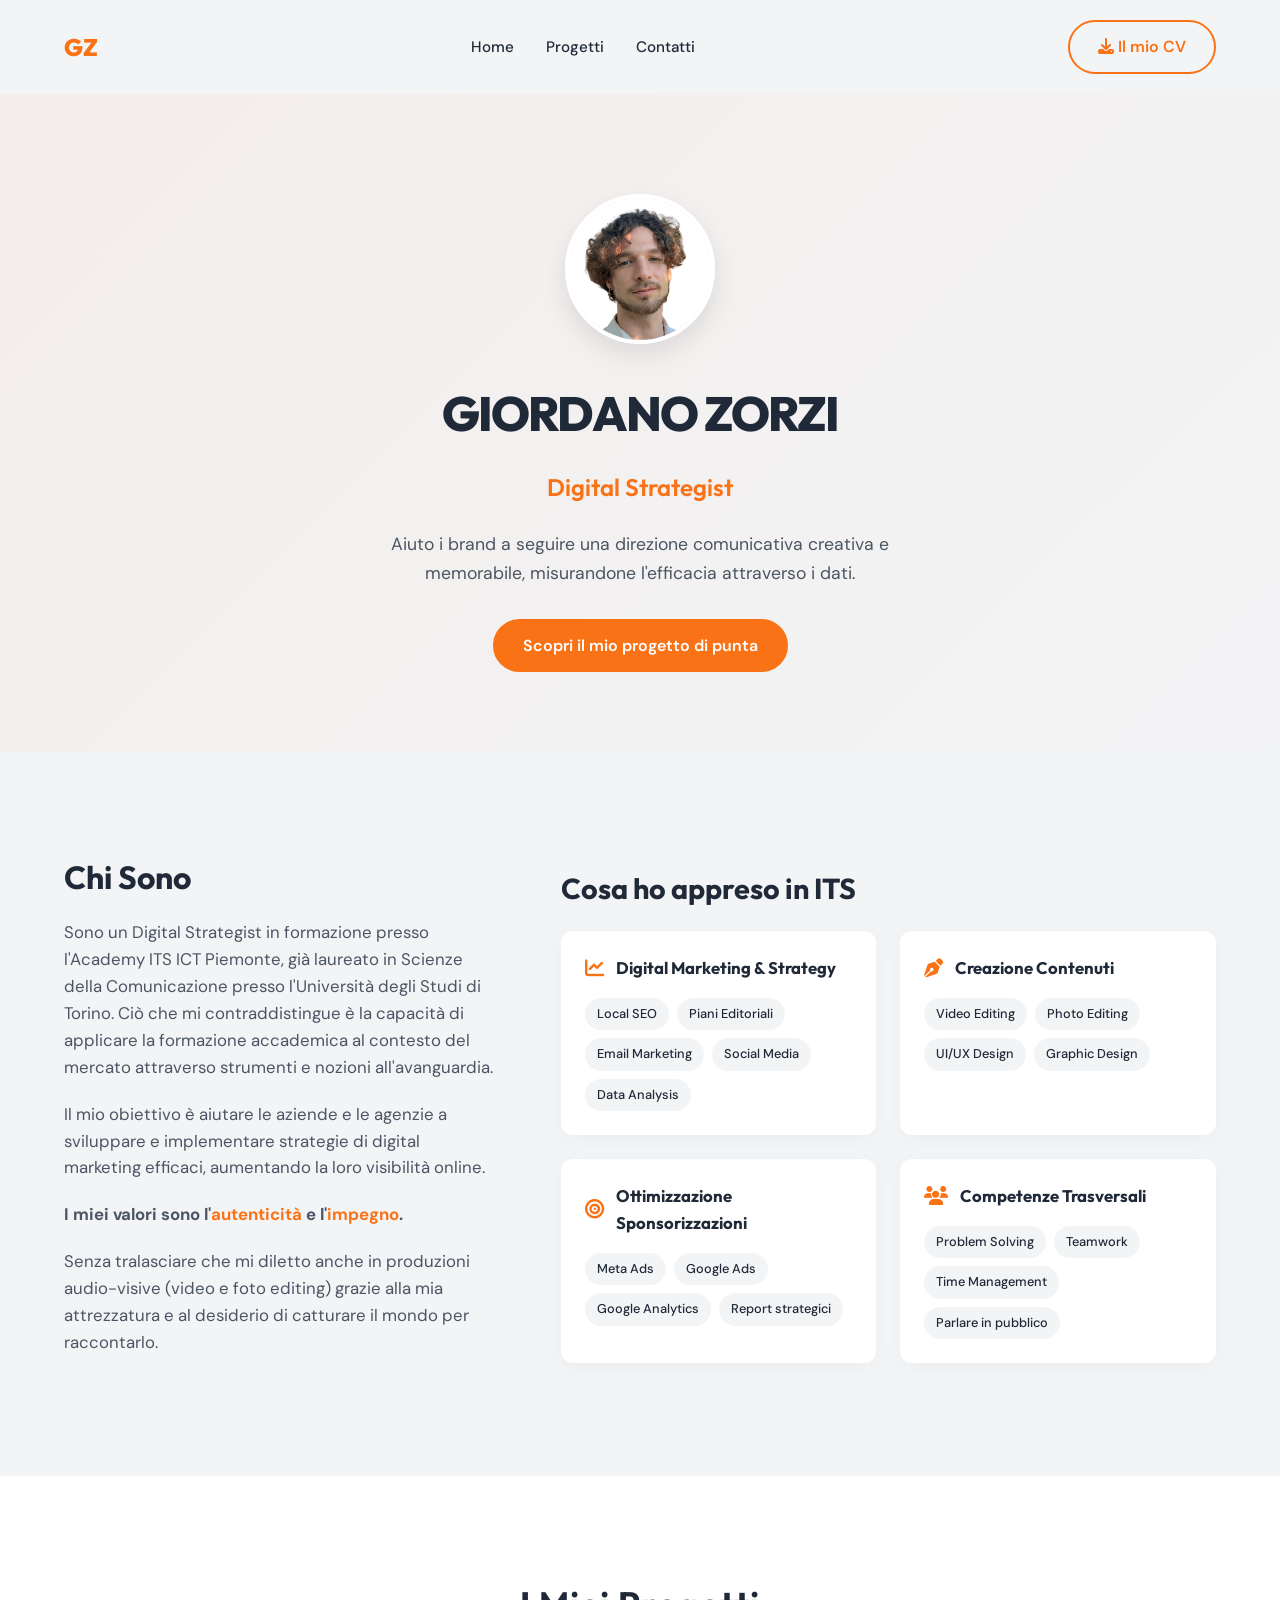
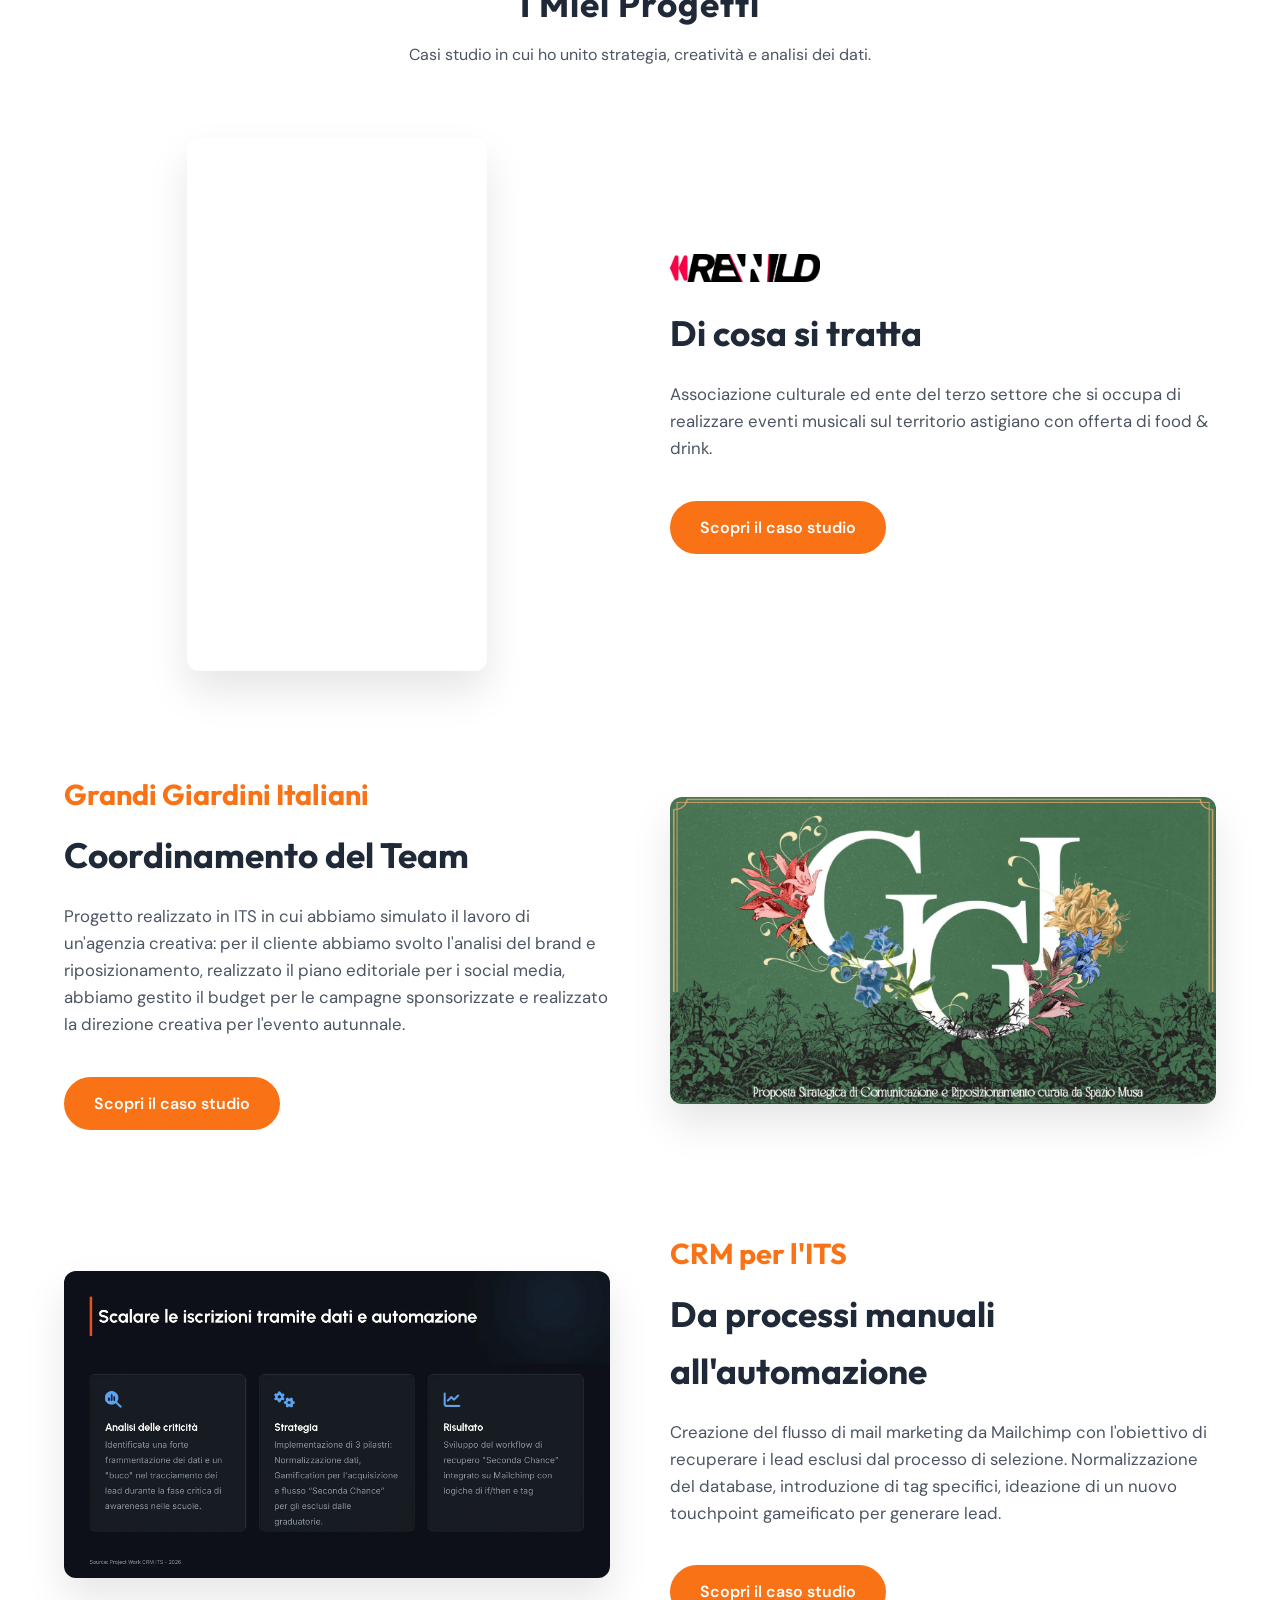
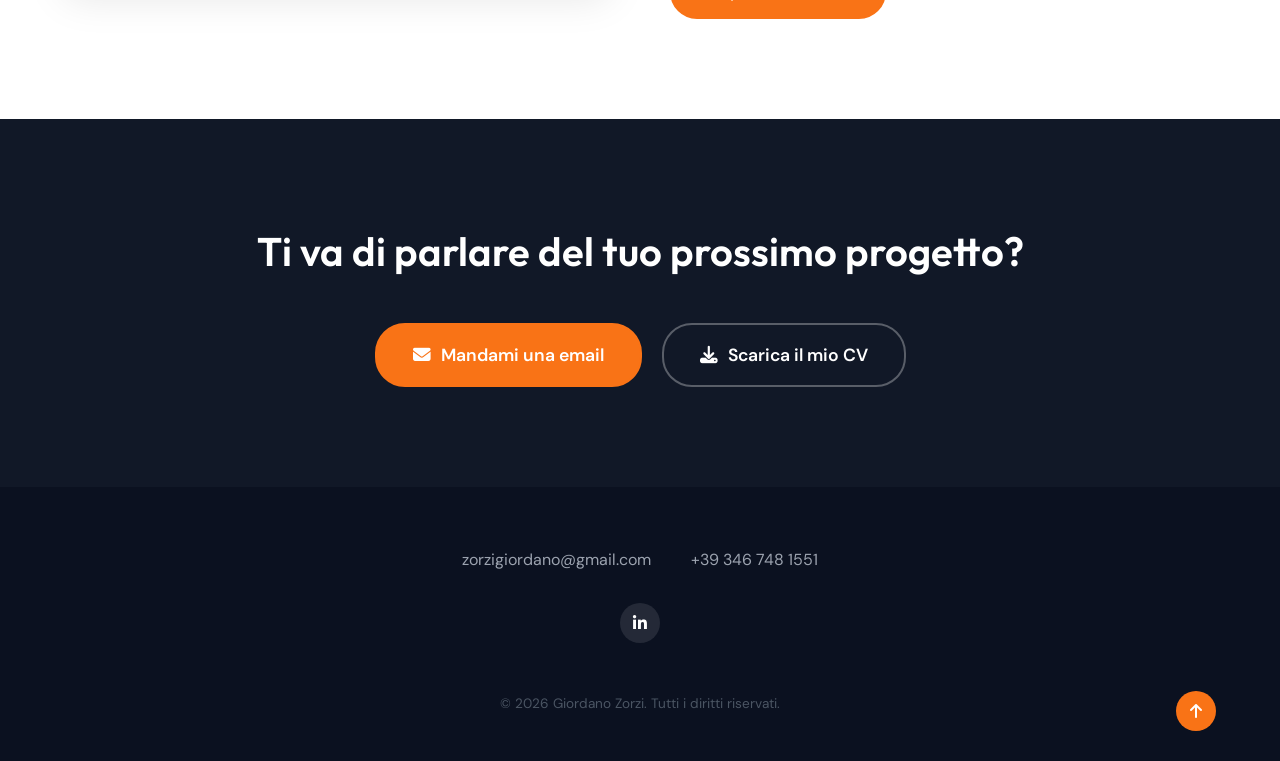
<file: index.html>
﻿<!DOCTYPE html>
<html lang="it">
<head>
    <meta charset="UTF-8">
    <meta name="viewport" content="width=device-width, initial-scale=1.0">
    <title>Giordano Zorzi - Portfolio</title>
    <link rel="stylesheet" href="style.css">
    <link rel="preconnect" href="https://fonts.googleapis.com">
    <link rel="preconnect" href="https://fonts.gstatic.com" crossorigin>
    <link href="https://fonts.googleapis.com/css2?family=Outfit:wght@600;700;800&family=DM+Sans:wght@400;500;700&display=swap" rel="stylesheet">
    <link rel="stylesheet" href="https://cdnjs.cloudflare.com/ajax/libs/font-awesome/6.4.0/css/all.min.css">
    <link rel="icon" type="image/svg+xml" href="favicon.svg">
</head>
<body>
    <nav class="navbar">
        <div class="container nav-container">
            <a href="index.html" class="logo" style="text-decoration: none;">GZ</a>
                        <ul class="nav-links">
                <li><a href="index.html">Home</a></li>
                <li><a href="index.html#portfolio">Progetti</a></li>
                <li><a href="#contatti">Contatti</a></li>
            </ul>
            <a href="materiale/GZ%20-%20Europass.pdf" target="_blank" rel="noopener noreferrer" class="btn btn-outline"><i class="fa-solid fa-download"></i> Il mio CV</a>
        </div>
    </nav>

    <header class="hero">
        <div class="container hero-container">
            <img src="materiale/giordano.webp" alt="Giordano Zorzi" class="profile-img">
            <h1>GIORDANO ZORZI</h1>
            <h2>Digital Strategist</h2>
            <p>Aiuto i brand a seguire una direzione comunicativa creativa e memorabile, misurandone l'efficacia attraverso i dati.</p>
            <a href="#portfolio" class="btn btn-primary">Scopri il mio progetto di punta</a>
        </div>
    </header>

    <section id="chi-sono" class="about-section fade-in-section">
        <div class="container about-container">
            <div class="about-text">
                <h3>Chi Sono</h3>
                <p>Sono un Digital Strategist in formazione presso l'Academy ITS ICT Piemonte, già laureato in Scienze della Comunicazione presso l'Università degli Studi di Torino. Ciò che mi contraddistingue è la capacità di applicare la formazione accademica al contesto del mercato attraverso strumenti e nozioni all'avanguardia.</p>
                <p>Il mio obiettivo è aiutare le aziende e le agenzie a sviluppare e implementare strategie di digital marketing efficaci, aumentando la loro visibilità online.</p>
                <p><strong>I miei valori sono l'<span style="color: var(--primary-color);">autenticità</span> e l'<span style="color: var(--primary-color);">impegno</span>.</strong></p>
                <p>Senza tralasciare che mi diletto anche in produzioni audio-visive (video e foto editing) grazie alla mia attrezzatura e al desiderio di catturare il mondo per raccontarlo.</p>
            </div>
                        <div class="skills-wrapper" style="display: flex; flex-direction: column; gap: 20px;">
                <h3 style="font-size: 1.8rem; color: var(--text-dark); margin: 0;">Cosa ho appreso in ITS</h3>
                <div class="about-skills">
                    <div class="skill-card">
                        <div class="skill-header">
                            <i class="fa-solid fa-chart-line"></i>
                            <h4>Digital Marketing & Strategy</h4>
                        </div>
                        <div class="skill-tags">
                            <span>Local SEO</span>
                            <span>Piani Editoriali</span>
                            <span>Email Marketing</span>
                            <span>Social Media</span>
                            <span>Data Analysis</span>
                        </div>
                    </div>
                    <div class="skill-card">
                        <div class="skill-header">
                            <i class="fa-solid fa-pen-nib"></i>
                            <h4>Creazione Contenuti</h4>
                        </div>
                        <div class="skill-tags">
                            <span>Video Editing</span>
                            <span>Photo Editing</span>
                            <span>UI/UX Design</span>
                            <span>Graphic Design</span>
                        </div>
                    </div>
                    <div class="skill-card">
                        <div class="skill-header">
                            <i class="fa-solid fa-bullseye"></i>
                            <h4>Ottimizzazione Sponsorizzazioni</h4>
                        </div>
                        <div class="skill-tags">
                            <span>Meta Ads</span>
                            <span>Google Ads</span>
                            <span>Google Analytics</span>
                            <span>Report strategici</span>
                        </div>
                    </div>
                    <div class="skill-card">
                        <div class="skill-header">
                            <i class="fa-solid fa-users"></i>
                            <h4>Competenze Trasversali</h4>
                        </div>
                        <div class="skill-tags">
                            <span>Problem Solving</span>
                            <span>Teamwork</span>
                            <span>Time Management</span>
                            <span>Parlare in pubblico</span>
                        </div>
                    </div>
                </div>
            </div>
        </div>
    </section>

    <section id="portfolio" class="portfolio-section fade-in-section">
        <div class="container">
            <div class="section-header" style="text-align: center; margin-bottom: 70px;">
                <h3 style="font-size: 2.2rem; color: var(--text-dark); font-weight: 700; margin: 0; letter-spacing: 1px;">I Miei Progetti</h3>
                <p style="color: var(--text-light); margin-top: 10px;">Casi studio in cui ho unito strategia, creatività e analisi dei dati.</p>
            </div>
            
            <div class="projects-grid">
                <!-- Project 1: Rewild -->
                <div class="project-row">
                    <div class="project-img" style="overflow: hidden; border-radius: var(--radius); box-shadow: 0 20px 40px rgba(0,0,0,0.1); max-width: 340px; margin: 0 auto;">
                        <iframe title="vimeo-player" src="https://player.vimeo.com/video/1220828669?h=6aa965978f&background=1" style="width: 100%; aspect-ratio: 9/16; border: none; display: block;" frameborder="0" allow="autoplay; fullscreen; picture-in-picture; clipboard-write; encrypted-media; web-share" allowfullscreen></iframe>
                    </div>
                    <div class="project-info">
                        <img src="materiale/re-red-b.png" alt="Rewild" style="width: 150px; margin-bottom: 15px;">
                        <h4>Di cosa si tratta</h4>
                        <p>Associazione culturale ed ente del terzo settore che si occupa di realizzare eventi musicali sul territorio astigiano con offerta di food & drink.</p>
                        <a href="rewild.html" class="btn btn-primary" style="margin-top: 15px; display: inline-block;">Scopri il caso studio</a>
                    </div>
                </div>

                <!-- Project 2: Grandi Giardini Italiani -->
                <div class="project-row reverse" style="margin-top: 100px;">
                    <div class="project-img" style="border-radius: var(--radius); box-shadow: 0 20px 40px rgba(0,0,0,0.1); background-color: #eee;">
                        <img src="materiale/giardini.webp" alt="Grandi Giardini Italiani" style="width: 100%; height: auto; display: block; object-fit: cover;">
                    </div>
                    <div class="project-info">
                        <h3 style="font-size: 1.8rem; margin-bottom: 10px; color: var(--primary-color);">Grandi Giardini Italiani</h3>
                        <h4>Coordinamento del Team</h4>
                        <p>Progetto realizzato in ITS in cui abbiamo simulato il lavoro di un'agenzia creativa: per il cliente abbiamo svolto l'analisi del brand e riposizionamento, realizzato il piano editoriale per i social media, abbiamo gestito il budget per le campagne sponsorizzate e realizzato la direzione creativa per l'evento autunnale.</p>
                        <a href="giardini.html" class="btn btn-primary" style="margin-top: 15px; display: inline-block;">Scopri il caso studio</a>
                    </div>
                </div>

                <!-- Project 3: CRM Full Stack -->
                <div class="project-row" style="margin-top: 100px;">
                    <div class="project-img" style="border-radius: var(--radius); box-shadow: 0 20px 40px rgba(0,0,0,0.1); background-color: #eee;">
                        <img src="materiale/crm.webp" alt="Automazione CRM" style="width: 100%; height: auto; display: block; object-fit: cover;">
                    </div>
                    <div class="project-info">
                        <h3 style="font-size: 1.8rem; margin-bottom: 10px; color: var(--primary-color);">CRM per l'ITS</h3>
                        <h4>Da processi manuali all'automazione</h4>
                        <p>Creazione del flusso di mail marketing da Mailchimp con l'obiettivo di recuperare i lead esclusi dal processo di selezione. Normalizzazione del database, introduzione di tag specifici, ideazione di un nuovo touchpoint gameificato per generare lead.</p>
                        <a href="crm.html" class="btn btn-primary" style="margin-top: 15px; display: inline-block;">Scopri il caso studio</a>
                    </div>
                </div>
            </div>
        </div>
    </section>

    <section id="contatti" class="cta-section fade-in-section">
        <div class="container cta-container">
            <h2>Ti va di parlare del tuo prossimo progetto?</h2>
            <div class="cta-buttons">
                <a href="https://mail.google.com/mail/?view=cm&fs=1&to=zorzigiordano@gmail.com" target="_blank" rel="noopener noreferrer" class="btn btn-primary btn-large">
                    <i class="fa-solid fa-envelope"></i> Mandami una email
                </a>
                <a href="materiale/GZ%20-%20Europass.pdf" target="_blank" rel="noopener noreferrer" class="btn btn-outline-dark btn-large">
                    <i class="fa-solid fa-download"></i> Scarica il mio CV
                </a>
            </div>
        </div>
    </section>

    <footer>
        <div class="container footer-container">
            <div class="footer-contact">
                <a href="mailto:zorzigiordano@gmail.com">zorzigiordano@gmail.com</a>
                <a href="tel:+393467481551">+39 346 748 1551</a>
            </div>
            <div class="footer-social">
                <a href="https://www.linkedin.com/in/giordano-zorzi/" target="_blank" rel="noopener noreferrer"><i class="fa-brands fa-linkedin-in"></i></a>
            </div>
            <div class="footer-bottom">
                <p>&copy; 2026 Giordano Zorzi. Tutti i diritti riservati.</p>
            </div>
            <a href="#" class="back-to-top"><i class="fa-solid fa-arrow-up"></i></a>
        </div>
    </footer>
    <script src="script.js"></script>
</body>
</html>
</file>
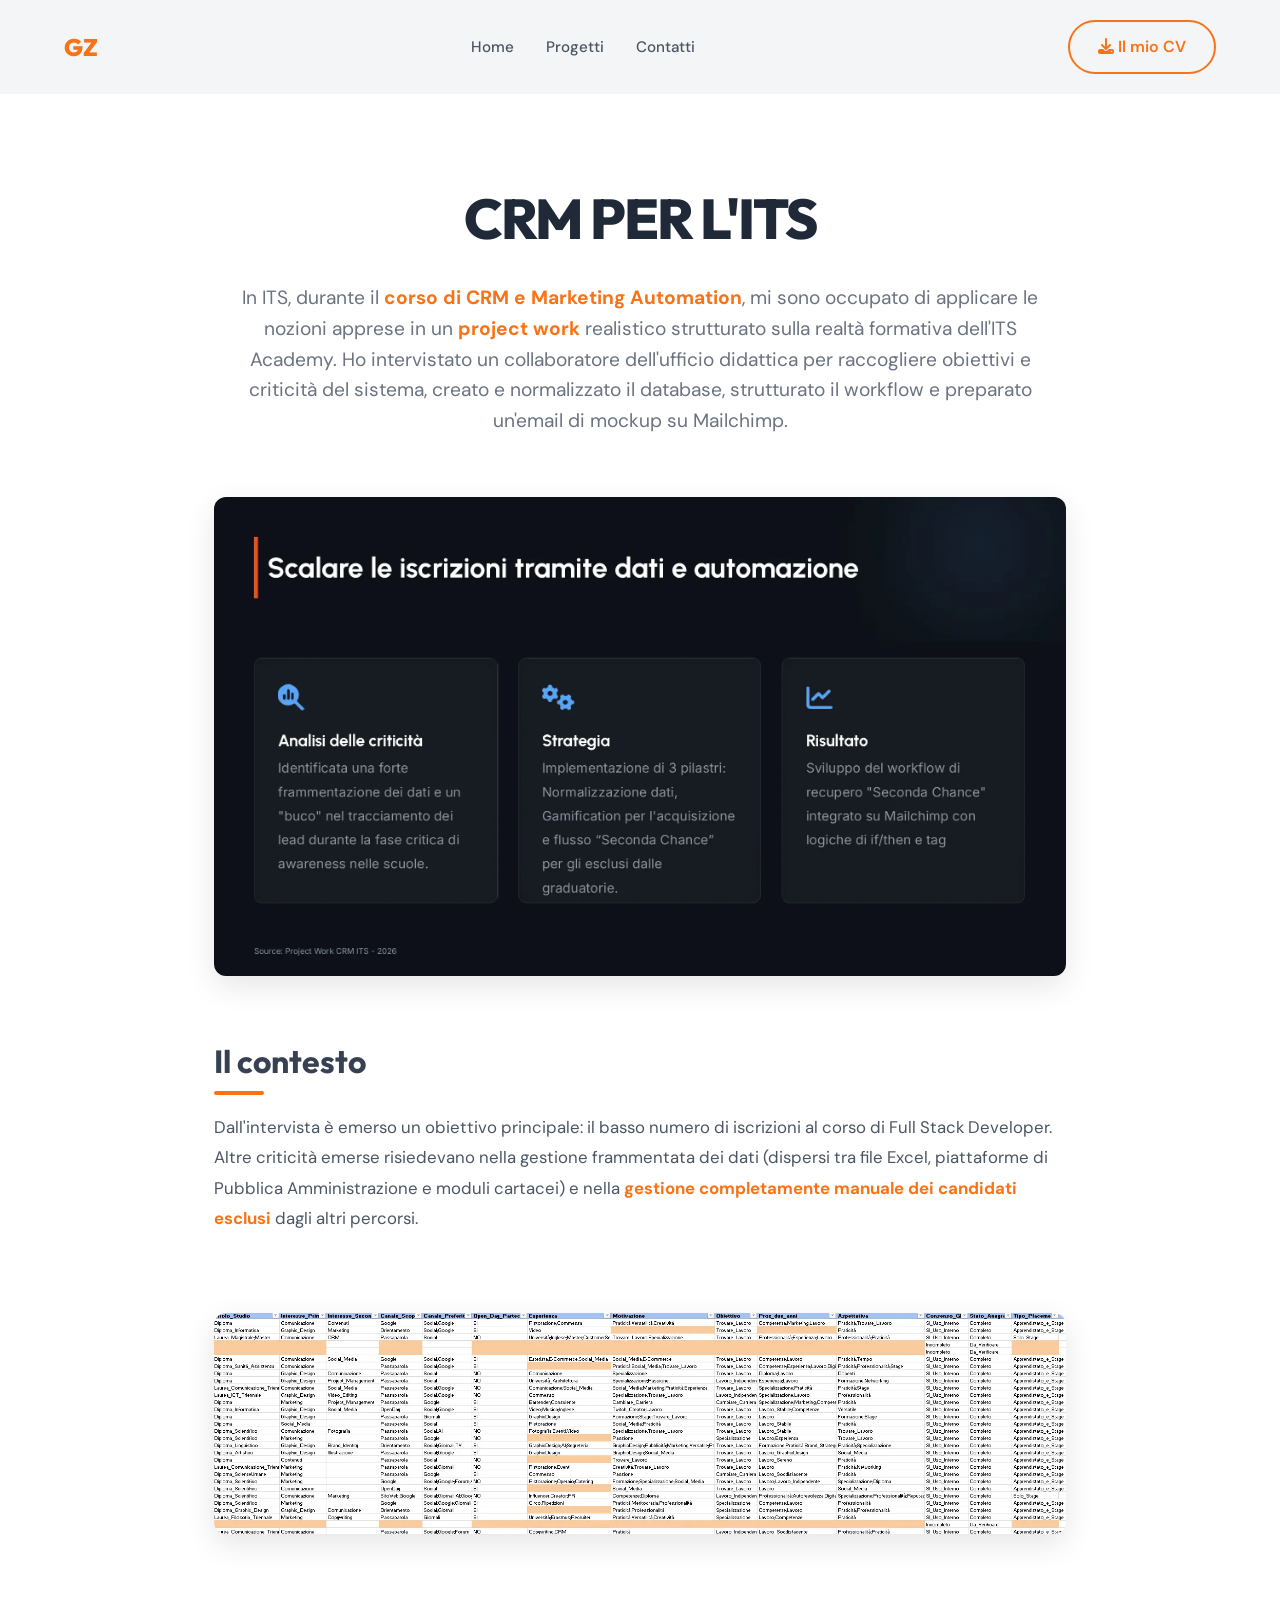
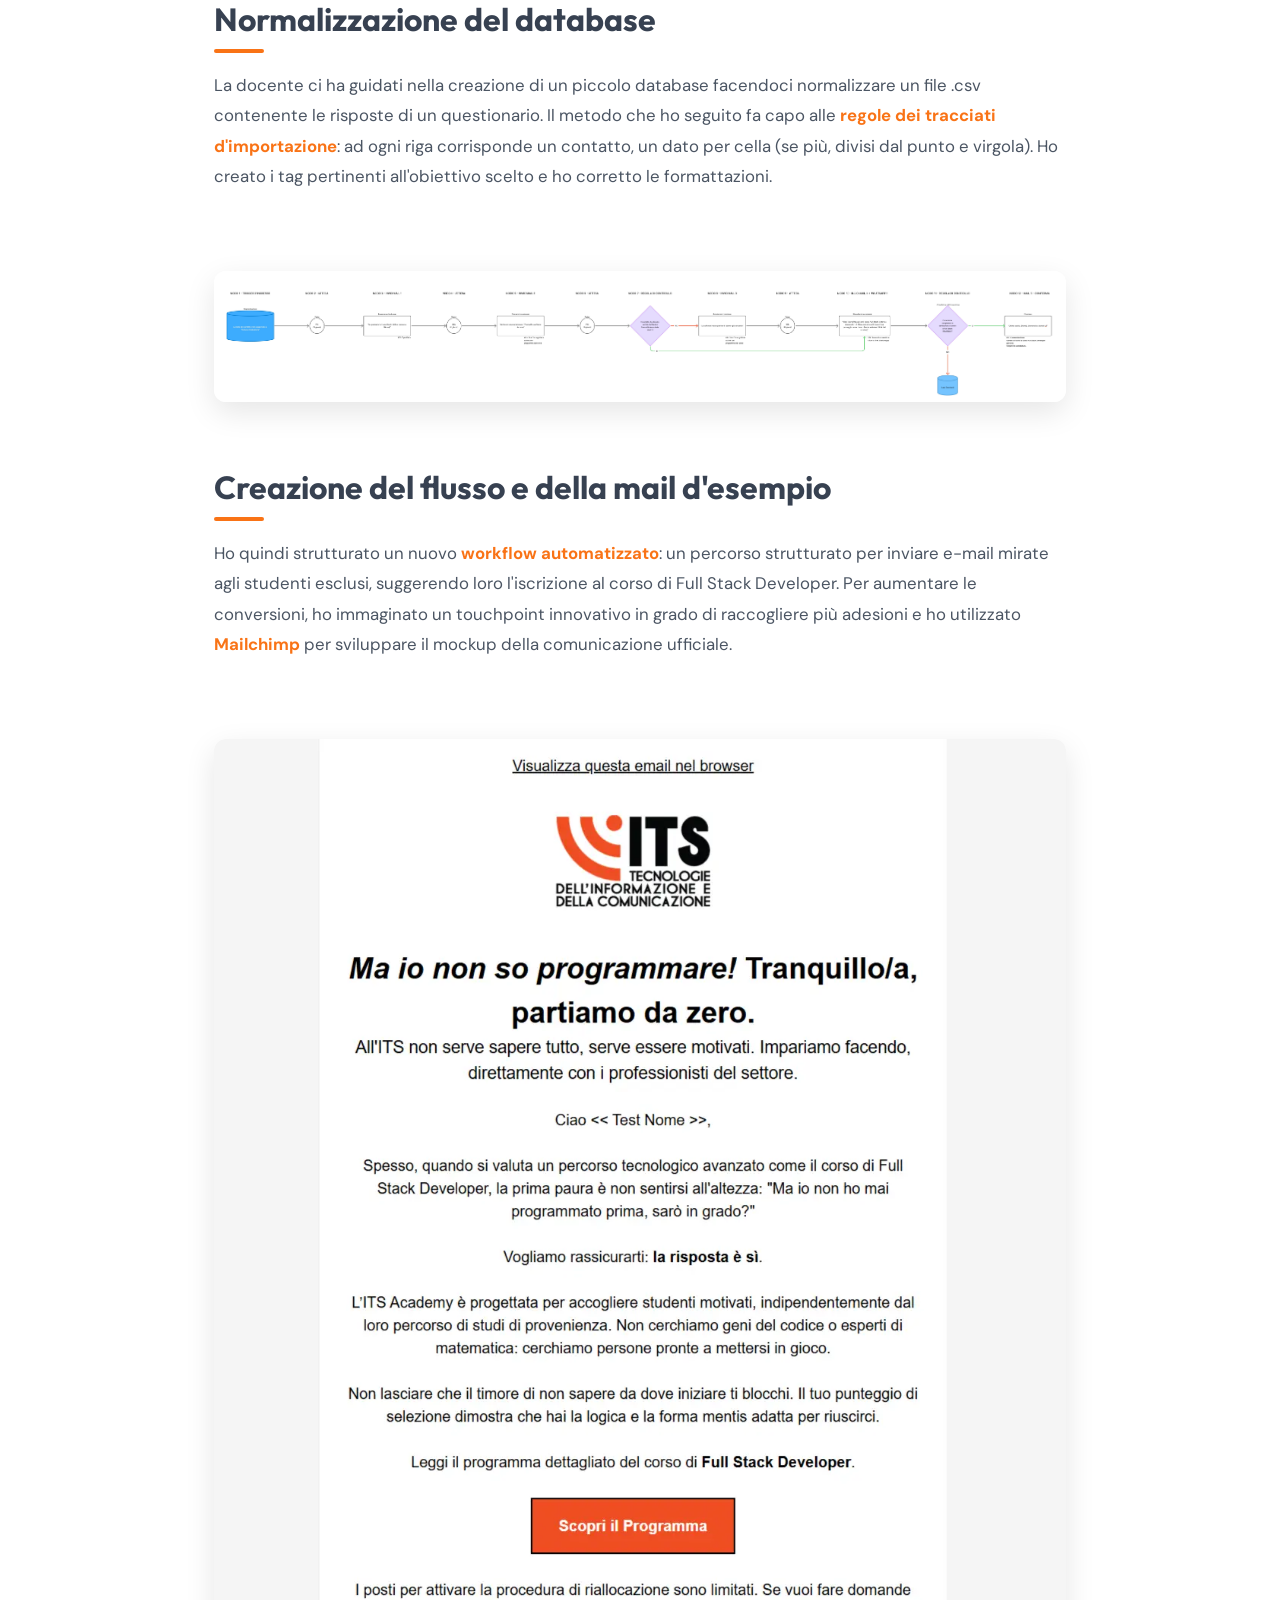
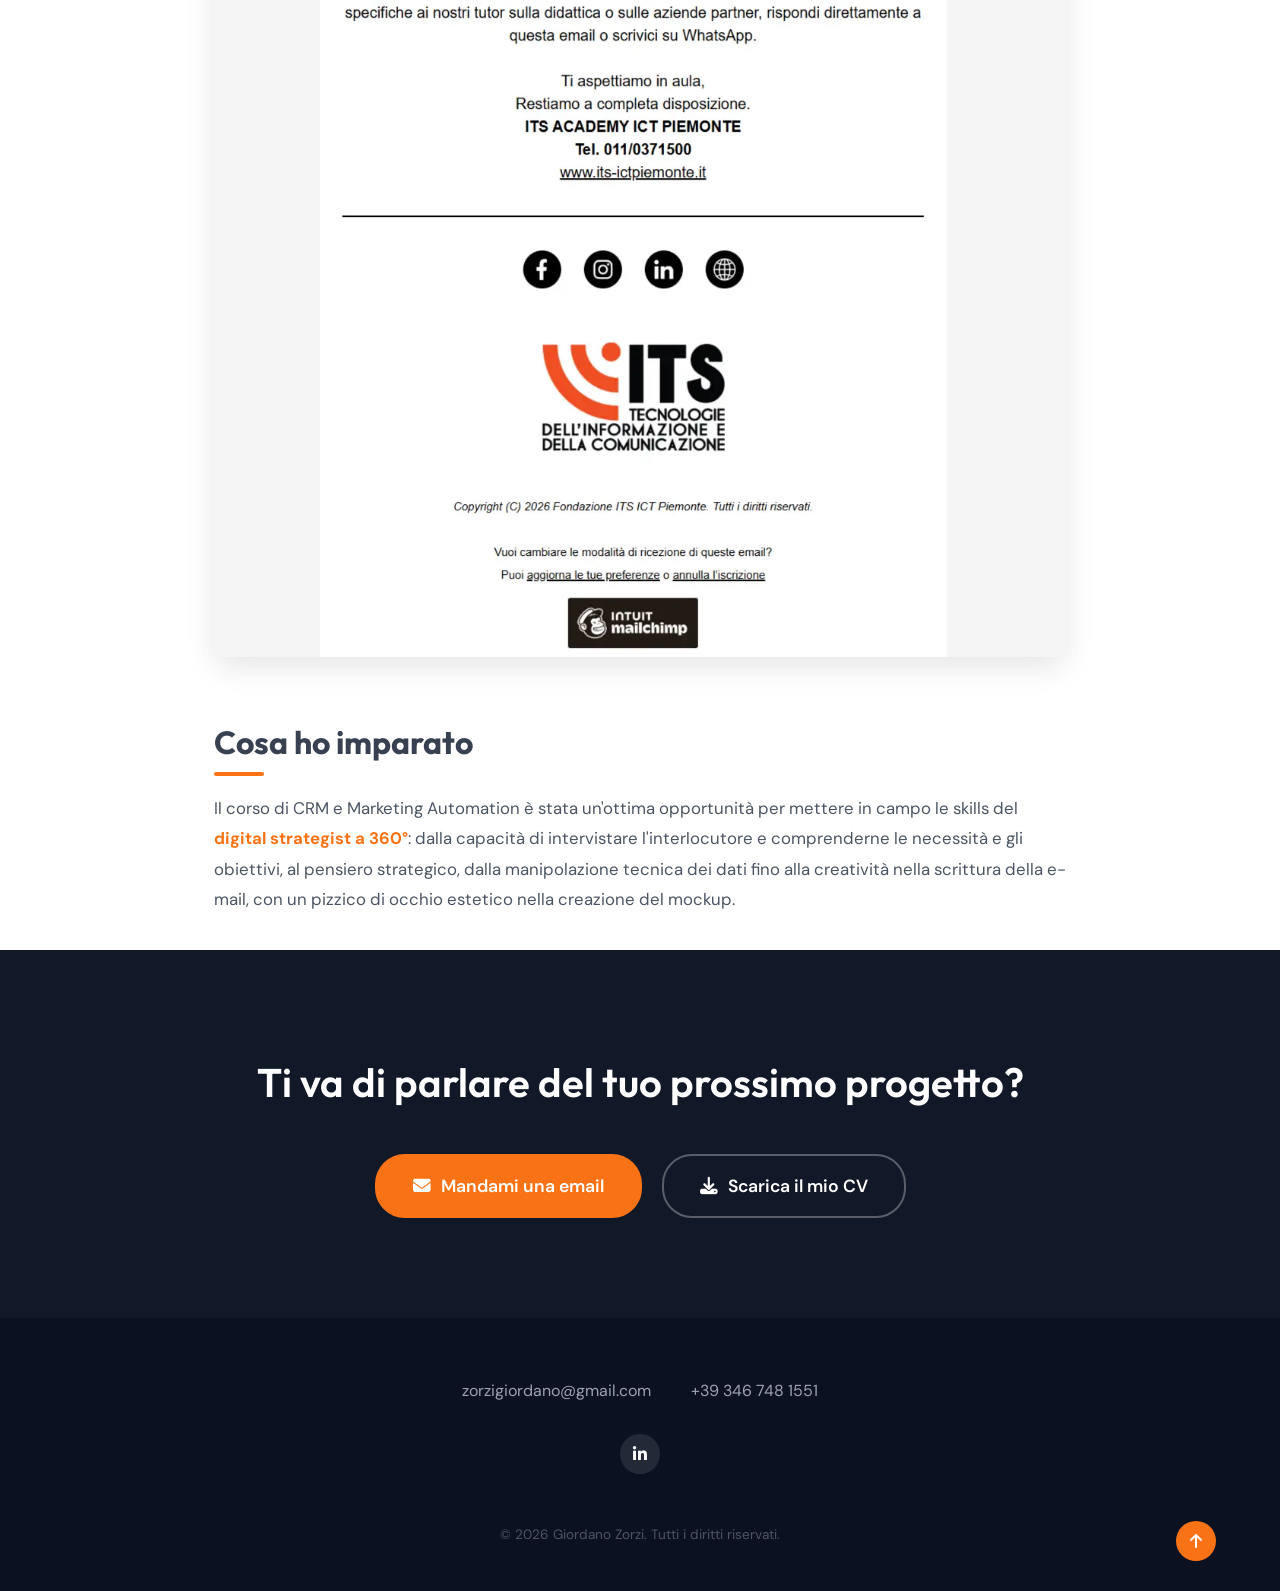
<file: crm.html>
﻿<!DOCTYPE html>
<html lang="it">
<head>
    <meta charset="UTF-8">
    <meta name="viewport" content="width=device-width, initial-scale=1.0">
    <title>CRM per l'ITS - Caso Studio | Giordano Zorzi</title>
    <link rel="preconnect" href="https://fonts.googleapis.com">
    <link rel="preconnect" href="https://fonts.gstatic.com" crossorigin>
    <link href="https://fonts.googleapis.com/css2?family=Outfit:wght@600;700;800;900&family=DM+Sans:wght@400;500;700&display=swap" rel="stylesheet">
    <link rel="stylesheet" href="https://cdnjs.cloudflare.com/ajax/libs/font-awesome/6.4.0/css/all.min.css">
    <link rel="icon" type="image/svg+xml" href="favicon.svg">
    <link rel="stylesheet" href="style.css">
    <link rel="stylesheet" href="rewild.css">
</head>
<body class="cs-body">
    
    <nav class="navbar">
        <div class="container nav-container">
            <a href="index.html" class="logo" style="text-decoration: none;">GZ</a>
                        <ul class="nav-links">
                <li><a href="index.html">Home</a></li>
                <li><a href="index.html#portfolio">Progetti</a></li>
                <li><a href="#contatti">Contatti</a></li>
            </ul>
            <a href="materiale/GZ%20-%20Europass.pdf" target="_blank" rel="noopener noreferrer" class="btn btn-outline"><i class="fa-solid fa-download"></i> Il mio CV</a>
        </div>
    </nav>

    <header class="cs-hero" style="padding-top: 80px; padding-bottom: 40px;">
        <h1 style="font-family: 'Outfit', sans-serif; font-size: 3.5rem; margin-bottom: 20px; color: var(--text-dark);">CRM per l'ITS</h1>
        <p class="cs-hero-desc" style="max-width: 800px;">In ITS, durante il <strong><span style="color: var(--primary-color);">corso di CRM e Marketing Automation</span></strong>, mi sono occupato di applicare le nozioni apprese in un <strong><span style="color: var(--primary-color);">project work</span></strong> realistico strutturato sulla realtà formativa dell'ITS Academy. Ho intervistato un collaboratore dell'ufficio didattica per raccogliere obiettivi e criticità del sistema, creato e normalizzato il database, strutturato il workflow e preparato un'email di mockup su Mailchimp.</p>
    </header>

    <div class="cs-container">
        
        <!-- Image 1 -->
        <div class="cs-slide-banner crm-banner fade-in-section">
            <img src="materiale/crm.webp" alt="Database Normalizzato" class="cs-slide-img">
            <div class="cs-slide-text">Il mio lavoro in 3 punti</div>
        </div>

        <section class="cs-section fade-in-section">
            <h2 class="cs-section-title">Il contesto</h2>
            <p class="cs-text">
                Dall'intervista è emerso un obiettivo principale: il basso numero di iscrizioni al corso di Full Stack Developer. Altre criticità emerse risiedevano nella gestione frammentata dei dati (dispersi tra file Excel, piattaforme di Pubblica Amministrazione e moduli cartacei) e nella <strong><span style="color: var(--primary-color);">gestione completamente manuale dei candidati esclusi</span></strong> dagli altri percorsi.
            </p>
        </section>

        <!-- Image 2 -->
        <div class="cs-slide-banner crm-banner fade-in-section">
            <img src="materiale/Database-normalizzato.webp" alt="Database Normalizzato" class="cs-slide-img">
            <div class="cs-slide-text">Il database normalizzato</div>
        </div>

        <section class="cs-section fade-in-section">
            <h2 class="cs-section-title">Normalizzazione del database</h2>
            <p class="cs-text">
                La docente ci ha guidati nella creazione di un piccolo database facendoci normalizzare un file .csv contenente le risposte di un questionario. Il metodo che ho seguito fa capo alle <strong><span style="color: var(--primary-color);">regole dei tracciati d'importazione</span></strong>: ad ogni riga corrisponde un contatto, un dato per cella (se più, divisi dal punto e virgola). Ho creato i tag pertinenti all'obiettivo scelto e ho corretto le formattazioni. 
            </p>
        </section>

        <!-- Image 3 -->
        <div class="cs-slide-banner crm-banner fade-in-section">
            <img src="materiale/Workflow_FullStack_GZ_FULL.jpg" alt="Workflow Full Stack" class="cs-slide-img">
            <div class="cs-slide-text">La struttura del nuovo workflow automatizzato</div>
        </div>

        <section class="cs-section fade-in-section">
            <h2 class="cs-section-title">Creazione del flusso e della mail d'esempio</h2>
            <p class="cs-text">
                Ho quindi strutturato un nuovo <strong><span style="color: var(--primary-color);">workflow automatizzato</span></strong>: un percorso strutturato per inviare e-mail mirate agli studenti esclusi, suggerendo loro l'iscrizione al corso di Full Stack Developer. Per aumentare le conversioni, ho immaginato un touchpoint innovativo in grado di raccogliere più adesioni e ho utilizzato <strong><span style="color: var(--primary-color);">Mailchimp</span></strong> per sviluppare il mockup della comunicazione ufficiale.
            </p>
        </section>

        <!-- Image 4 -->
        <div class="cs-slide-banner crm-banner fade-in-section">
            <img src="materiale/crm1.webp" alt="Mockup Mailchimp e Workflow" class="cs-slide-img">
            <div class="cs-slide-text">Mockup della prima comunicazione su Mailchimp</div>
        </div>

        <section class="cs-section fade-in-section">
            <h2 class="cs-section-title">Cosa ho imparato</h2>
            <p class="cs-text">
                Il corso di CRM e Marketing Automation è stata un'ottima opportunità per mettere in campo le skills del <strong><span style="color: var(--primary-color);">digital strategist a 360°</span></strong>: dalla capacità di intervistare l'interlocutore e comprenderne le necessità e gli obiettivi, al pensiero strategico, dalla manipolazione tecnica dei dati fino alla creatività nella scrittura della e-mail, con un pizzico di occhio estetico nella creazione del mockup.     
            </p>
        </section>

    </div>

    <section id="contatti" class="cta-section fade-in-section">
        <div class="container cta-container">
            <h2>Ti va di parlare del tuo prossimo progetto?</h2>
            <div class="cta-buttons">
                <a href="https://mail.google.com/mail/?view=cm&fs=1&to=zorzigiordano@gmail.com" target="_blank" rel="noopener noreferrer" class="btn btn-primary btn-large">
                    <i class="fa-solid fa-envelope"></i> Mandami una email
                </a>
                <a href="materiale/GZ%20-%20Europass.pdf" target="_blank" rel="noopener noreferrer" class="btn btn-outline-dark btn-large">
                    <i class="fa-solid fa-download"></i> Scarica il mio CV
                </a>
            </div>
        </div>
    </section>

    <footer>
        <div class="container footer-container">
            <div class="footer-contact">
                <a href="mailto:zorzigiordano@gmail.com">zorzigiordano@gmail.com</a>
                <a href="tel:+393467481551">+39 346 748 1551</a>
            </div>
            <div class="footer-social">
                <a href="https://www.linkedin.com/in/giordano-zorzi/" target="_blank" rel="noopener noreferrer"><i class="fa-brands fa-linkedin-in"></i></a>
            </div>
            <div class="footer-bottom">
                <p>&copy; 2026 Giordano Zorzi. Tutti i diritti riservati.</p>
            </div>
            <a href="#" class="back-to-top"><i class="fa-solid fa-arrow-up"></i></a>
        </div>
    </footer>
    <script src="script.js"></script>
</body>
</html>
</file>
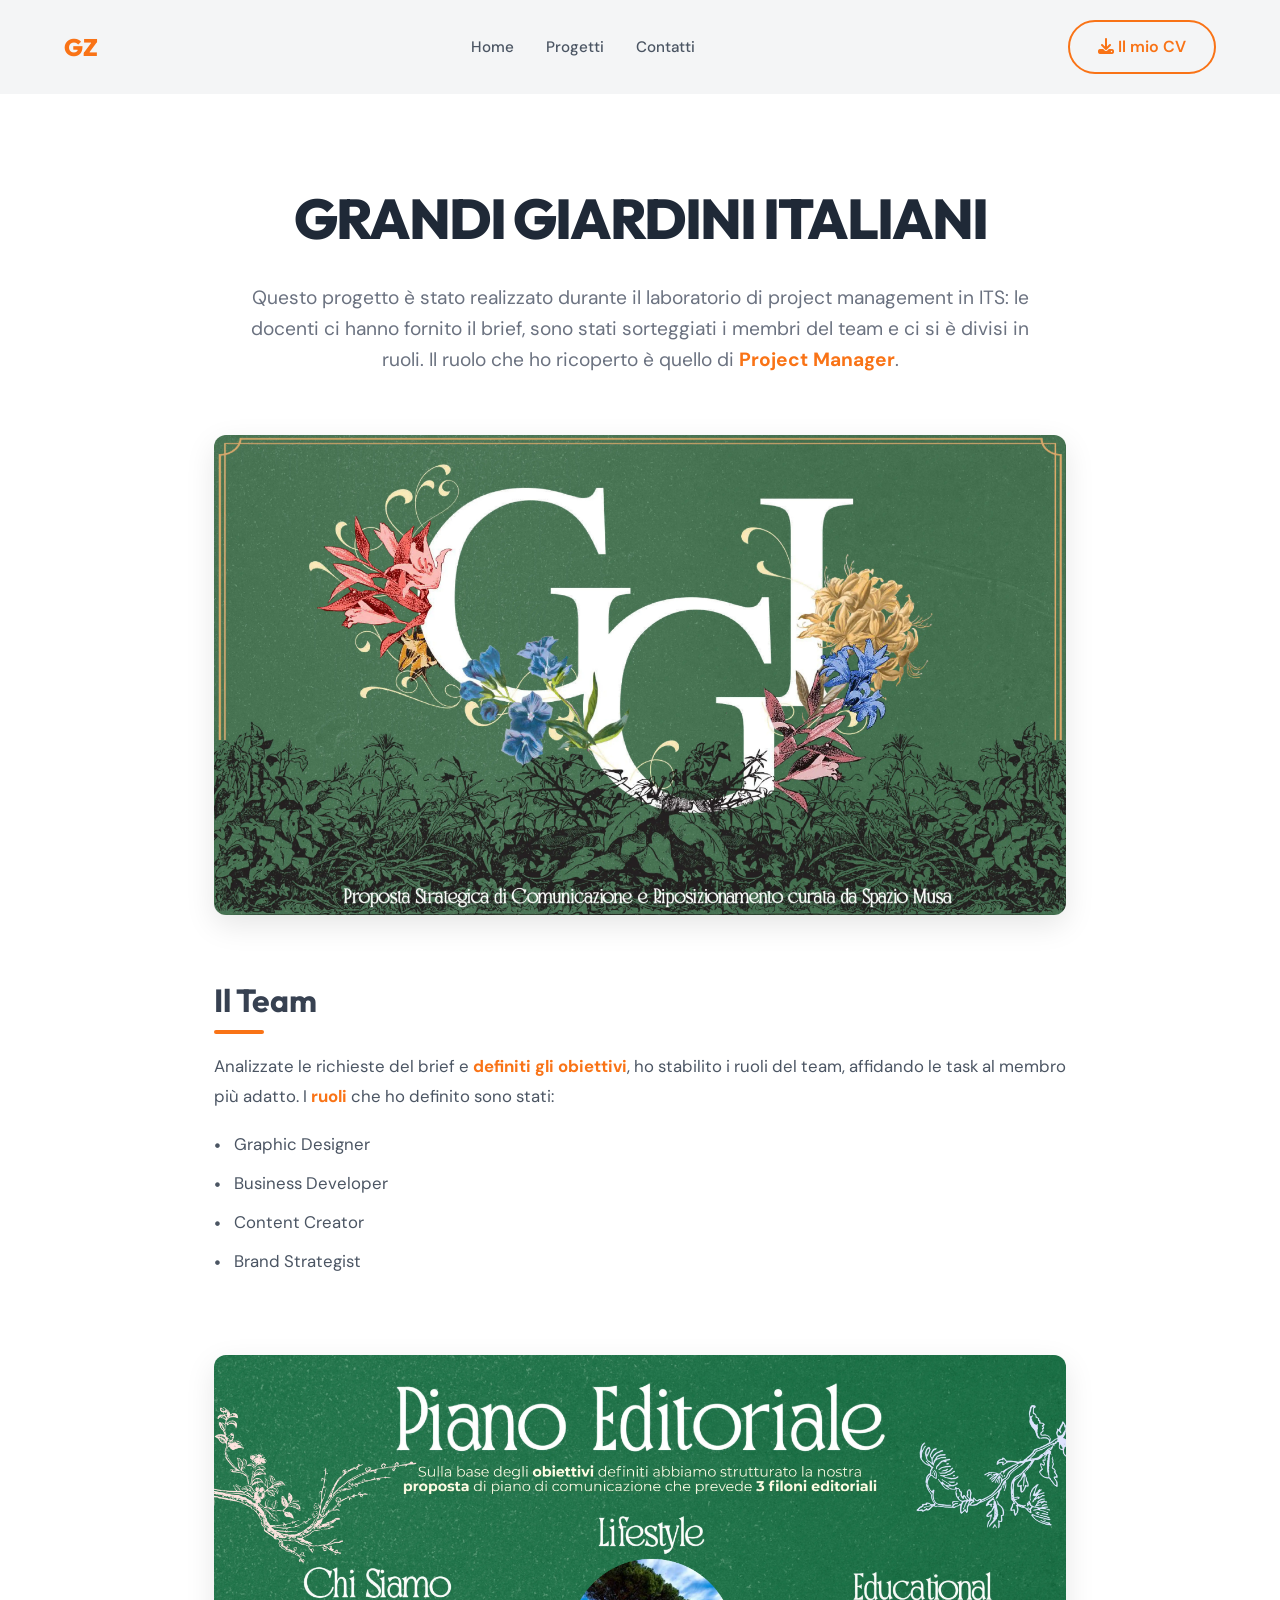
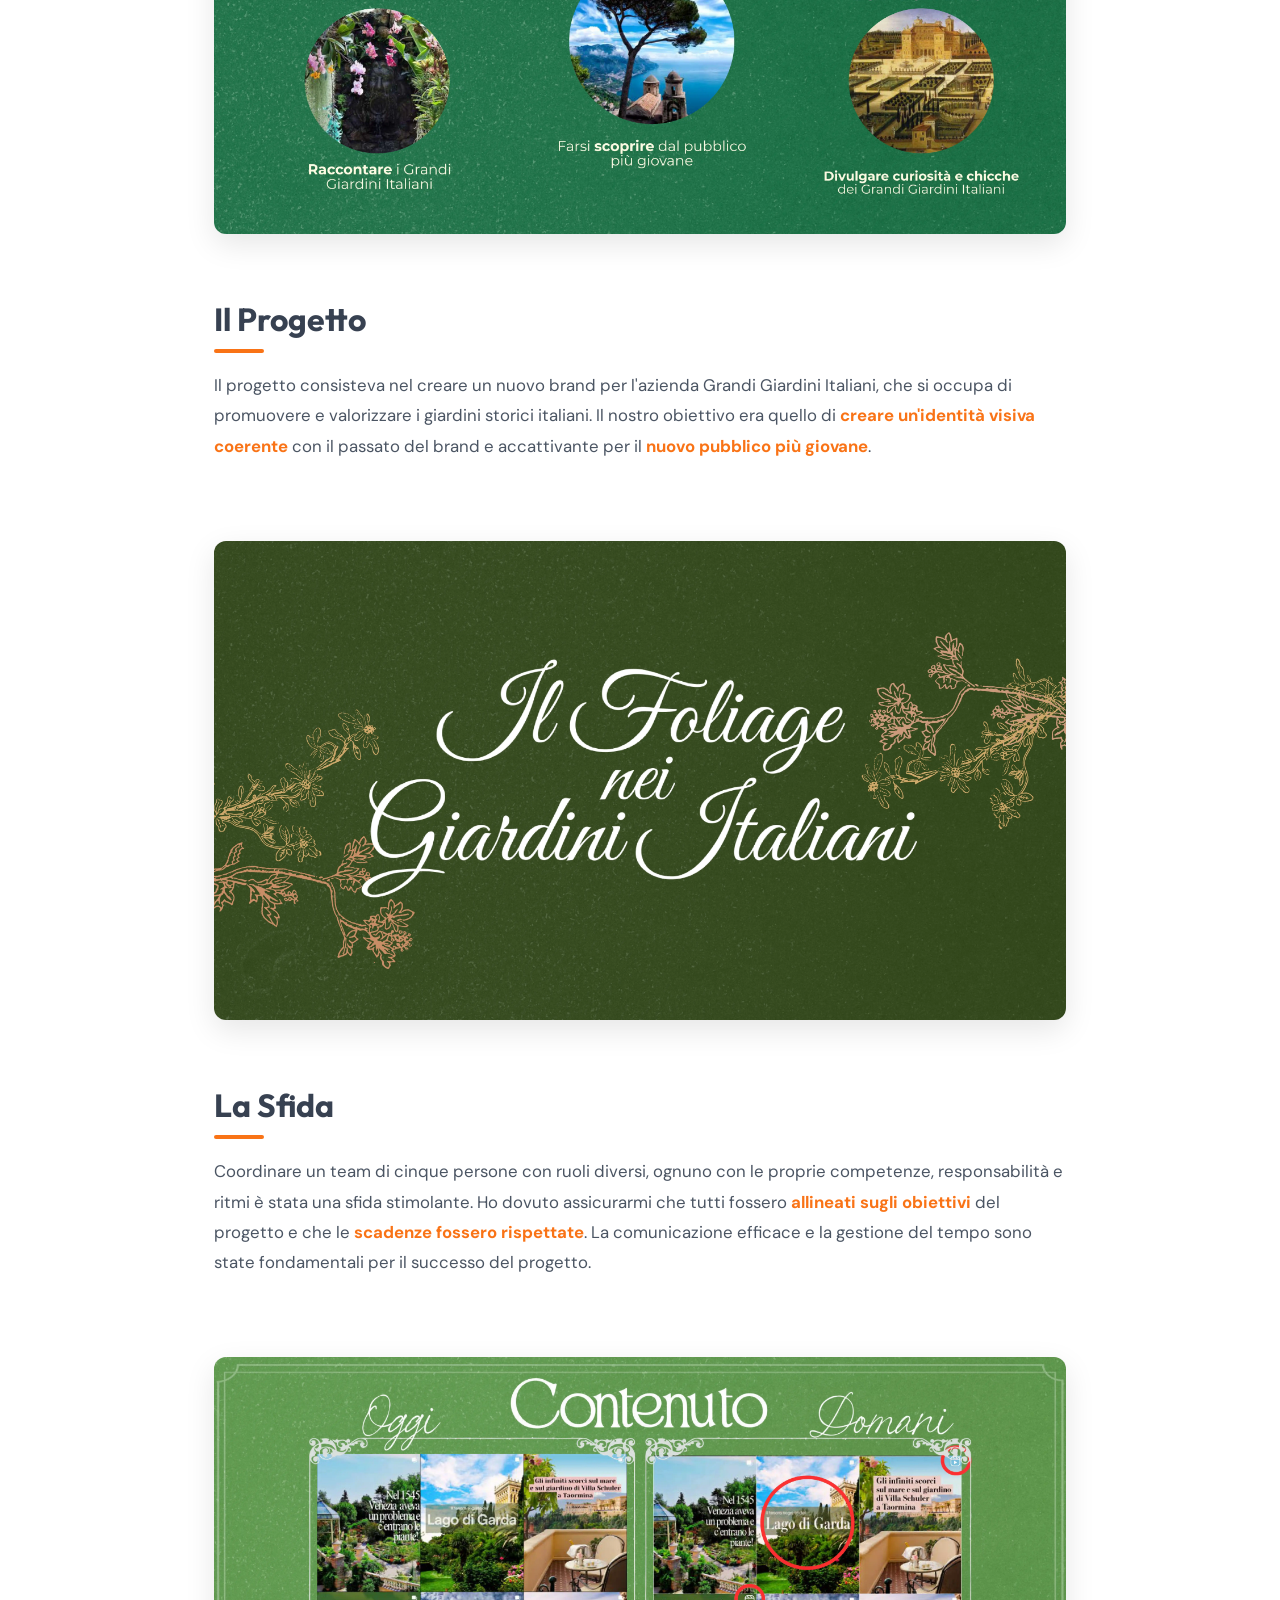
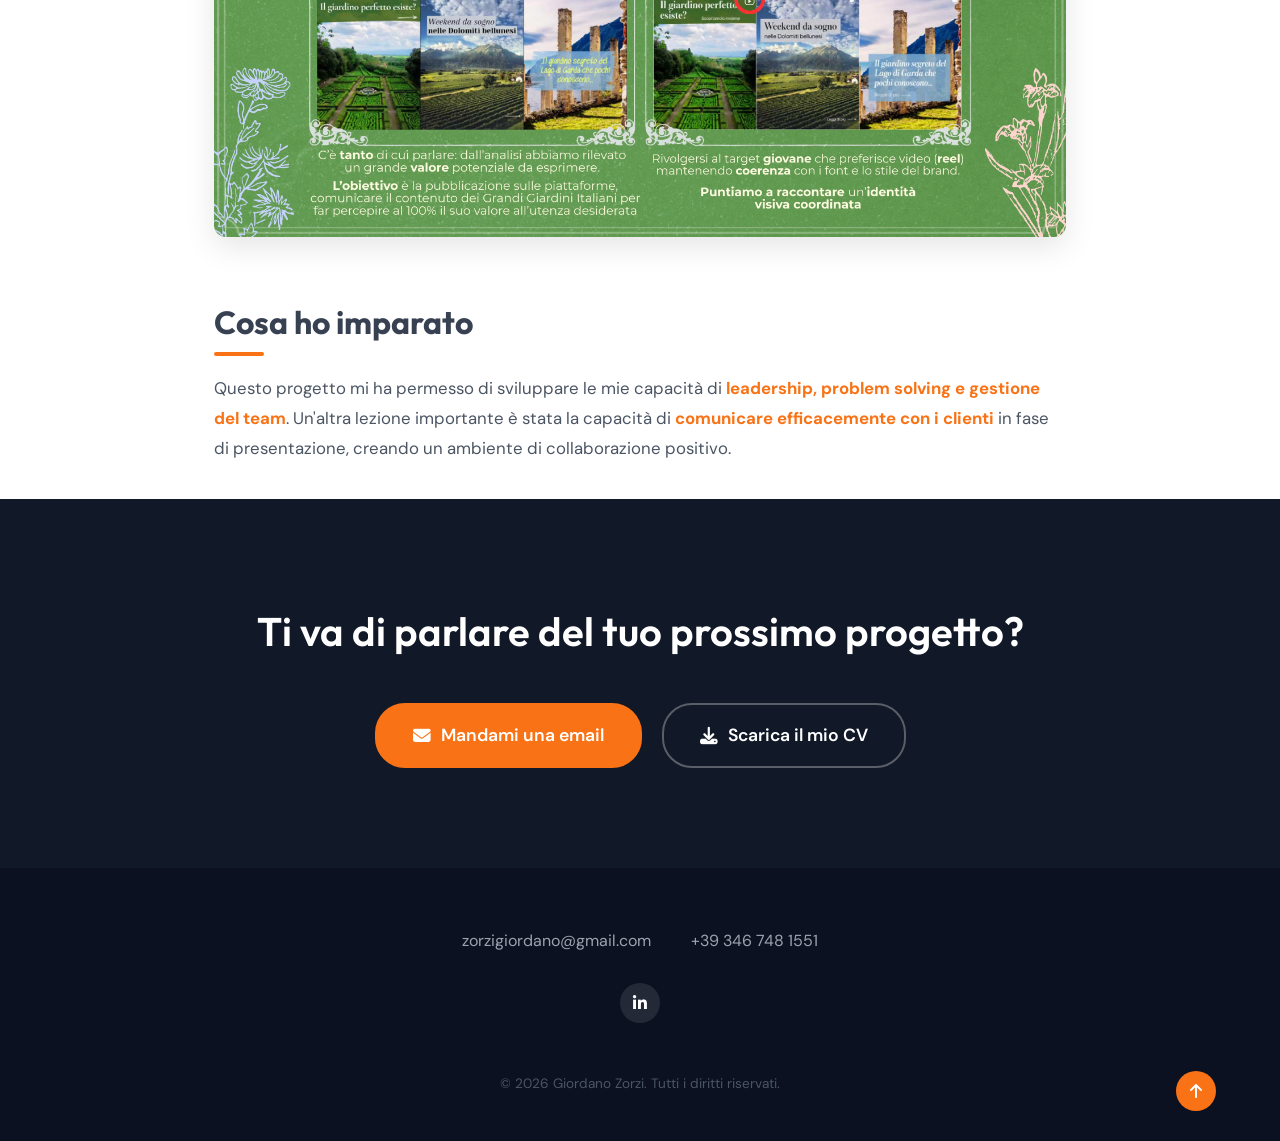
<file: giardini.html>
﻿<!DOCTYPE html>
<html lang="it">
<head>
    <meta charset="UTF-8">
    <meta name="viewport" content="width=device-width, initial-scale=1.0">
    <title>Grandi Giardini Italiani - Caso Studio | Giordano Zorzi</title>
    <link rel="preconnect" href="https://fonts.googleapis.com">
    <link rel="preconnect" href="https://fonts.gstatic.com" crossorigin>
    <link href="https://fonts.googleapis.com/css2?family=Outfit:wght@600;700;800;900&family=DM+Sans:wght@400;500;700&display=swap" rel="stylesheet">
    <link rel="stylesheet" href="https://cdnjs.cloudflare.com/ajax/libs/font-awesome/6.4.0/css/all.min.css">
    <link rel="icon" type="image/svg+xml" href="favicon.svg">
    <link rel="stylesheet" href="style.css">
    <link rel="stylesheet" href="rewild.css">
</head>
<body class="cs-body">
    
    <nav class="navbar">
        <div class="container nav-container">
            <a href="index.html" class="logo" style="text-decoration: none;">GZ</a>
                        <ul class="nav-links">
                <li><a href="index.html">Home</a></li>
                <li><a href="index.html#portfolio">Progetti</a></li>
                <li><a href="#contatti">Contatti</a></li>
            </ul>
            <a href="materiale/GZ%20-%20Europass.pdf" target="_blank" rel="noopener noreferrer" class="btn btn-outline"><i class="fa-solid fa-download"></i> Il mio CV</a>
        </div>
    </nav>

    <header class="cs-hero" style="padding-top: 80px; padding-bottom: 40px;">
        <h1 style="font-family: 'Outfit', sans-serif; font-size: 3.5rem; margin-bottom: 20px; color: var(--text-dark);">Grandi Giardini Italiani</h1>
        <p class="cs-hero-desc" style="max-width: 800px;">Questo progetto è stato realizzato durante il laboratorio di project management in ITS: le docenti ci hanno fornito il brief, sono stati sorteggiati i membri del team e ci si è divisi in ruoli. Il ruolo che ho ricoperto è quello di <strong><span style="color: var(--primary-color);">Project Manager</span></strong>.</p>
    </header>

    <div class="cs-container">
        
                <!-- Slide 1 -->
        <div class="cs-slide-banner">
            <img src="materiale/giardini.webp" alt="Slide" class="cs-slide-img">
            <div class="cs-slide-text">La slide di apertura</div>
        </div>
        
        <section class="cs-section fade-in-section">
            <h2 class="cs-section-title">Il Team</h2>
            <p class="cs-text">
                Analizzate le richieste del brief e <strong><span style="color: var(--primary-color);">definiti gli obiettivi</span></strong>, ho stabilito i ruoli del team, affidando le task al membro più adatto. I <strong><span style="color: var(--primary-color);">ruoli</span></strong> che ho definito sono stati:
            </p>
            <ul class="cs-list" style="margin-top: 20px;">
                <li>Graphic Designer</li>
                <li>Business Developer</li>
                <li>Content Creator</li>
                <li>Brand Strategist</li>
            </ul>
        </section>

        <!-- Slide 2 -->
        <div class="cs-slide-banner fit-banner">
            <img src="materiale/giardini1.webp" alt="Slide" class="cs-slide-img">
            <div class="cs-slide-text">I tre filoni editoriali</div>
        </div>
        
        <section class="cs-section fade-in-section">
            <h2 class="cs-section-title">Il Progetto</h2>
            <p class="cs-text">
                Il progetto consisteva nel creare un nuovo brand per l'azienda Grandi Giardini Italiani, che si occupa di promuovere e valorizzare i giardini storici italiani. Il nostro obiettivo era quello di <strong><span style="color: var(--primary-color);">creare un'identità visiva coerente</span></strong> con il passato del brand e accattivante per il <strong><span style="color: var(--primary-color);">nuovo pubblico più giovane</span></strong>.
            </p>
        </section>

        <!-- Slide 3 -->
        <div class="cs-slide-banner">
            <img src="materiale/giardini2.webp" alt="Slide" class="cs-slide-img">
            <div class="cs-slide-text">L'evento autunnale ideato dal team</div>
        </div>

        <section class="cs-section fade-in-section">
            <h2 class="cs-section-title">La Sfida</h2>
            <p class="cs-text">
                Coordinare un team di cinque persone con ruoli diversi, ognuno con le proprie competenze, responsabilità e ritmi è stata una sfida stimolante. Ho dovuto assicurarmi che tutti fossero <strong><span style="color: var(--primary-color);">allineati sugli obiettivi</span></strong> del progetto e che le <strong><span style="color: var(--primary-color);">scadenze fossero rispettate</span></strong>. La comunicazione efficace e la gestione del tempo sono state fondamentali per il successo del progetto.
            </p>
        </section>

        <!-- Slide 4 -->
        <div class="cs-slide-banner">
            <img src="materiale/giardini3.webp" alt="Slide" class="cs-slide-img">
            <div class="cs-slide-text">Mostrare al cliente cosa migliorare, non solo cosa è stato sbagliato</div>
        </div>

        <section class="cs-section fade-in-section">
            <h2 class="cs-section-title">Cosa ho imparato</h2>
            <p class="cs-text">
                Questo progetto mi ha permesso di sviluppare le mie capacità di <strong><span style="color: var(--primary-color);">leadership, problem solving e gestione del team</span></strong>. Un'altra lezione importante è stata la capacità di <strong><span style="color: var(--primary-color);">comunicare efficacemente con i clienti</span></strong> in fase di presentazione, creando un ambiente di collaborazione positivo.
            </p>
        </section>

    </div>

    <section id="contatti" class="cta-section fade-in-section">
        <div class="container cta-container">
            <h2>Ti va di parlare del tuo prossimo progetto?</h2>
            <div class="cta-buttons">
                <a href="https://mail.google.com/mail/?view=cm&fs=1&to=zorzigiordano@gmail.com" target="_blank" rel="noopener noreferrer" class="btn btn-primary btn-large">
                    <i class="fa-solid fa-envelope"></i> Mandami una email
                </a>
                <a href="materiale/GZ%20-%20Europass.pdf" target="_blank" rel="noopener noreferrer" class="btn btn-outline-dark btn-large">
                    <i class="fa-solid fa-download"></i> Scarica il mio CV
                </a>
            </div>
        </div>
    </section>

    <footer>
        <div class="container footer-container">
            <div class="footer-contact">
                <a href="mailto:zorzigiordano@gmail.com">zorzigiordano@gmail.com</a>
                <a href="tel:+393467481551">+39 346 748 1551</a>
            </div>
            <div class="footer-social">
                <a href="https://www.linkedin.com/in/giordano-zorzi/" target="_blank" rel="noopener noreferrer"><i class="fa-brands fa-linkedin-in"></i></a>
            </div>
            <div class="footer-bottom">
                <p>&copy; 2026 Giordano Zorzi. Tutti i diritti riservati.</p>
            </div>
            <a href="#" class="back-to-top"><i class="fa-solid fa-arrow-up"></i></a>
        </div>
    </footer>
    <script src="script.js"></script>
</body>
</html>
</file>
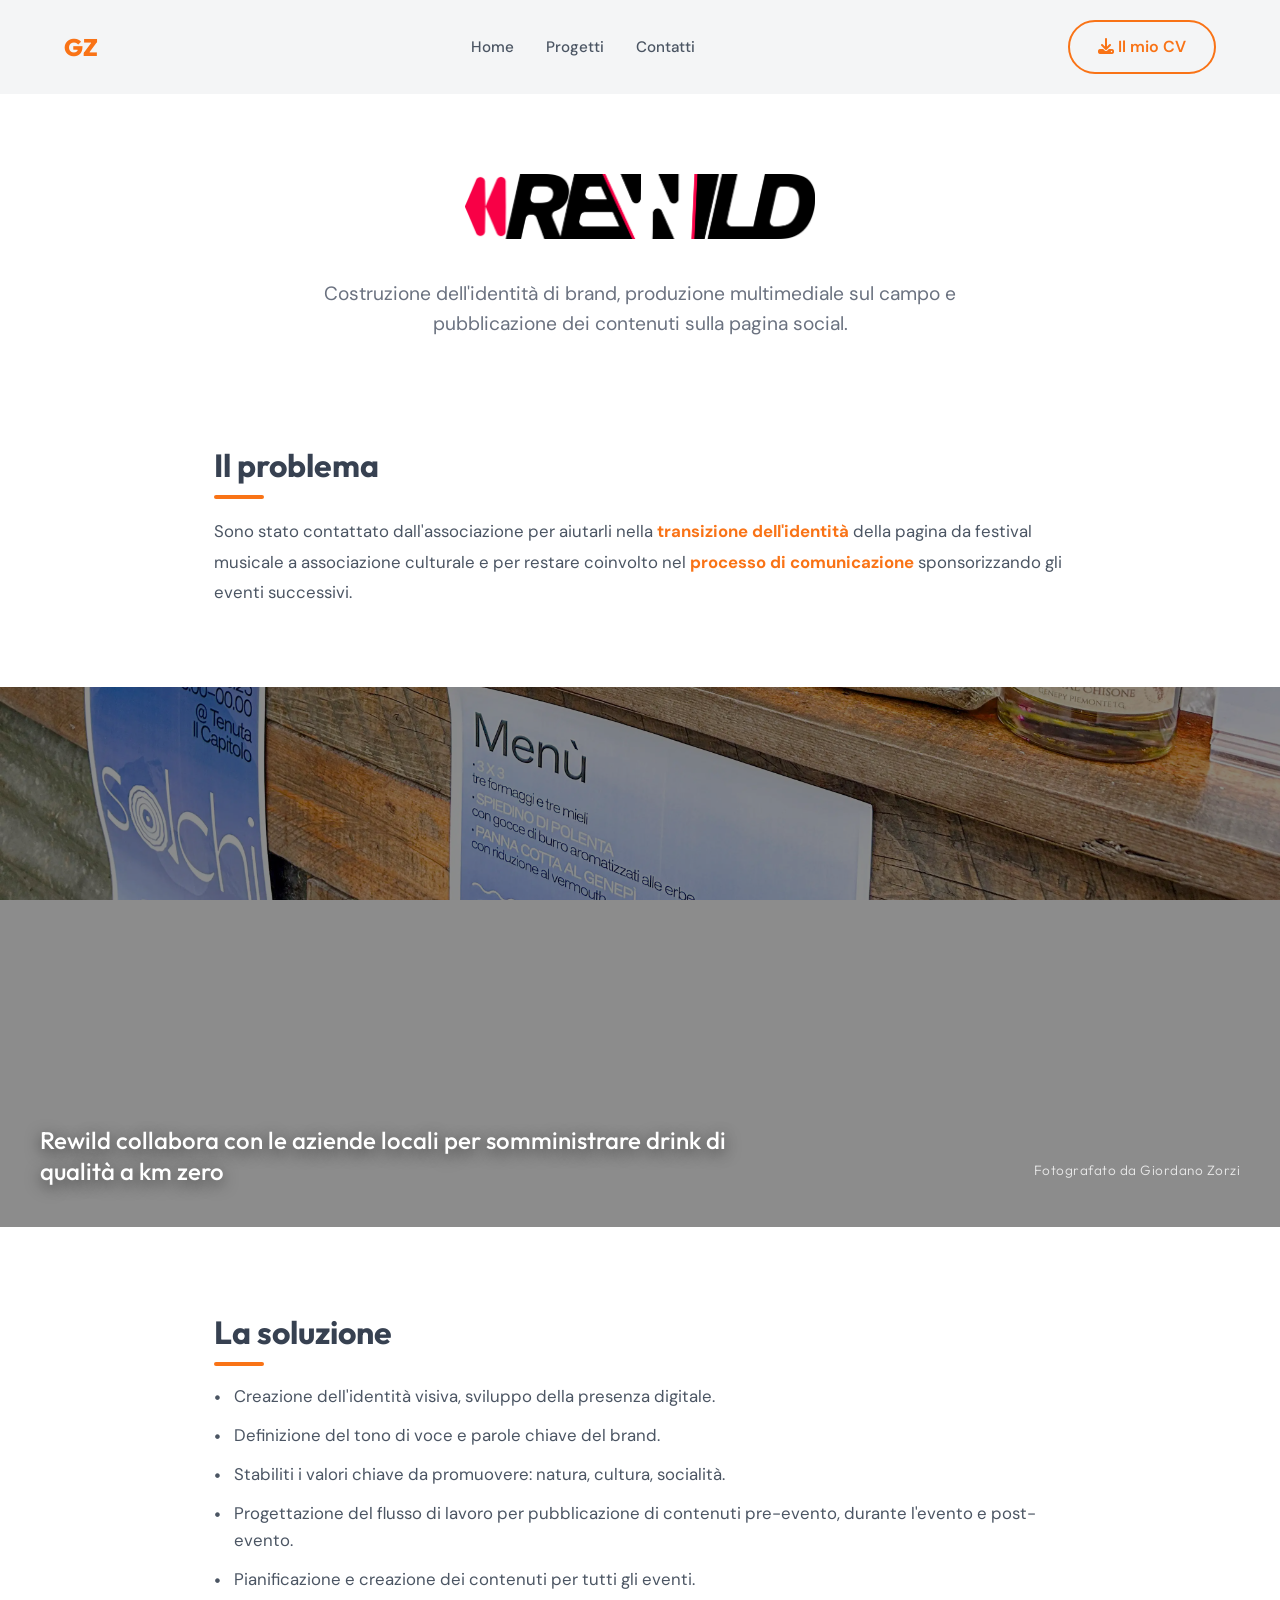
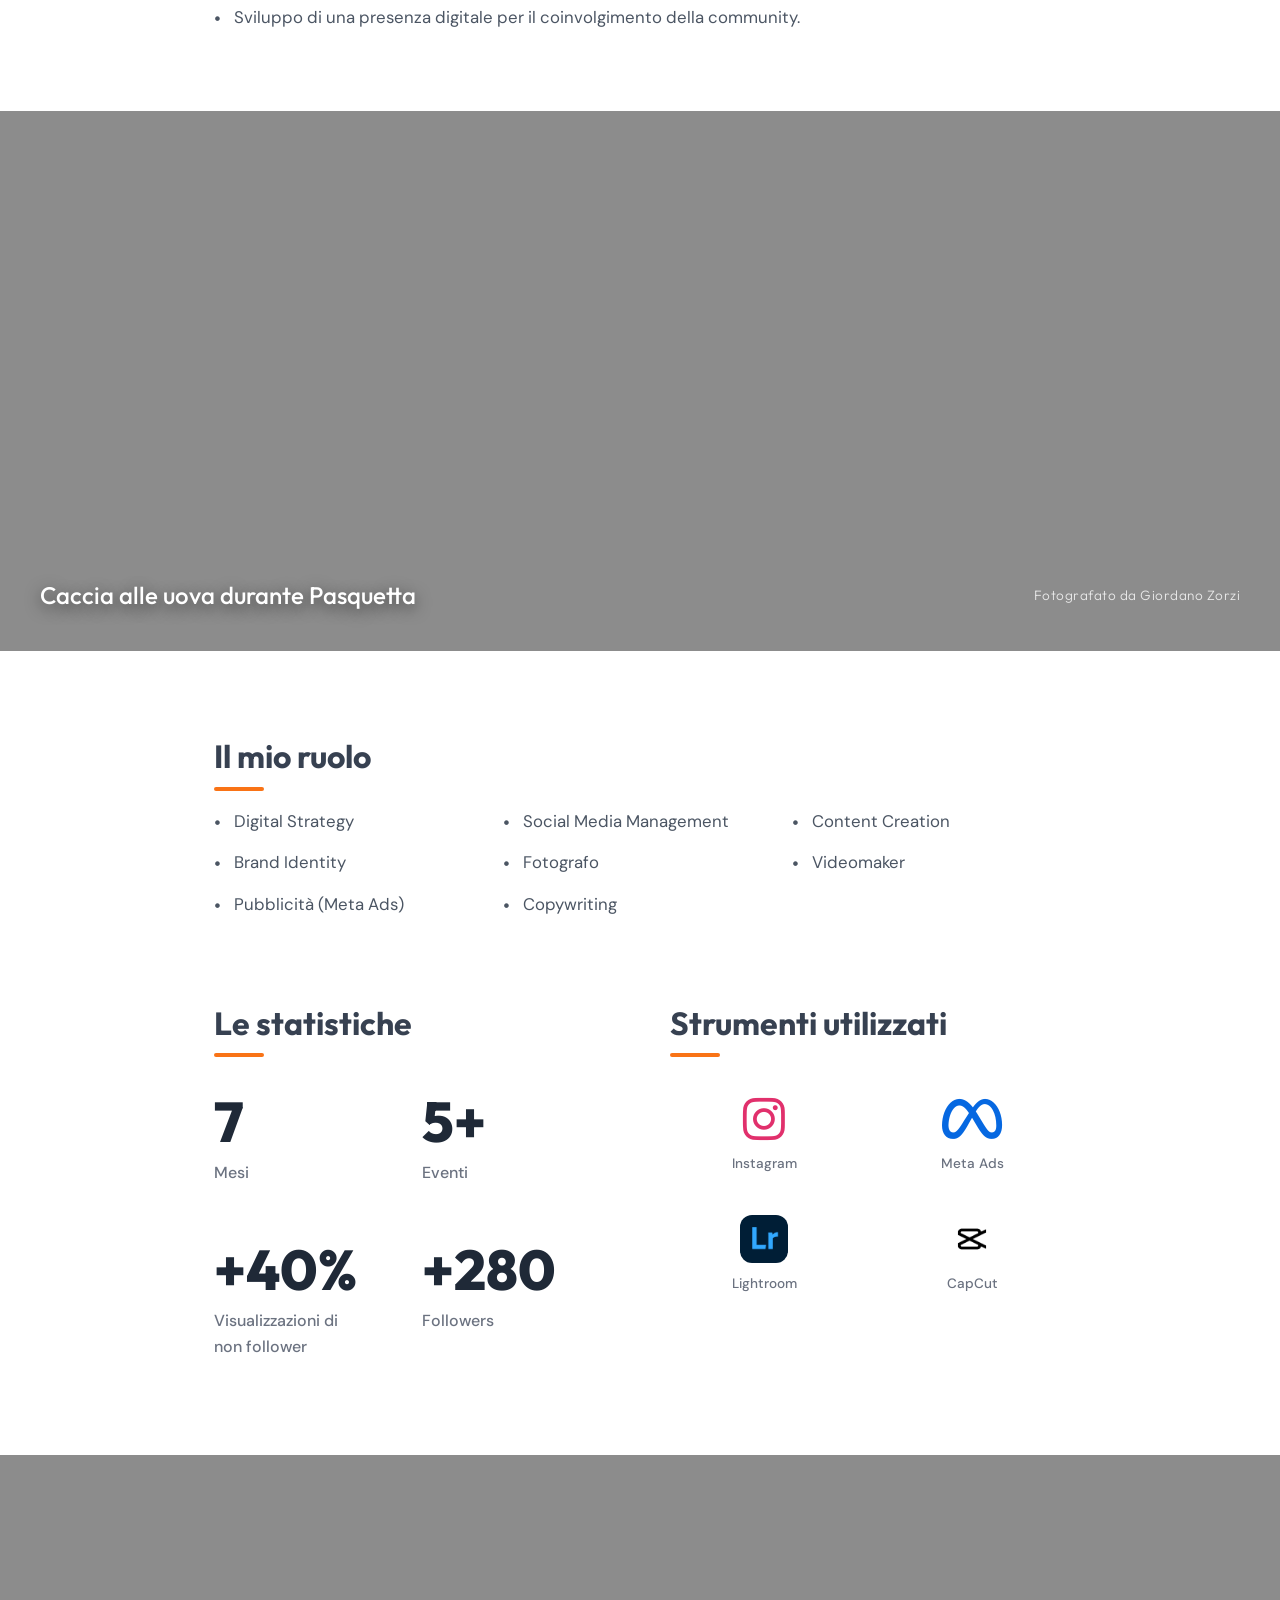
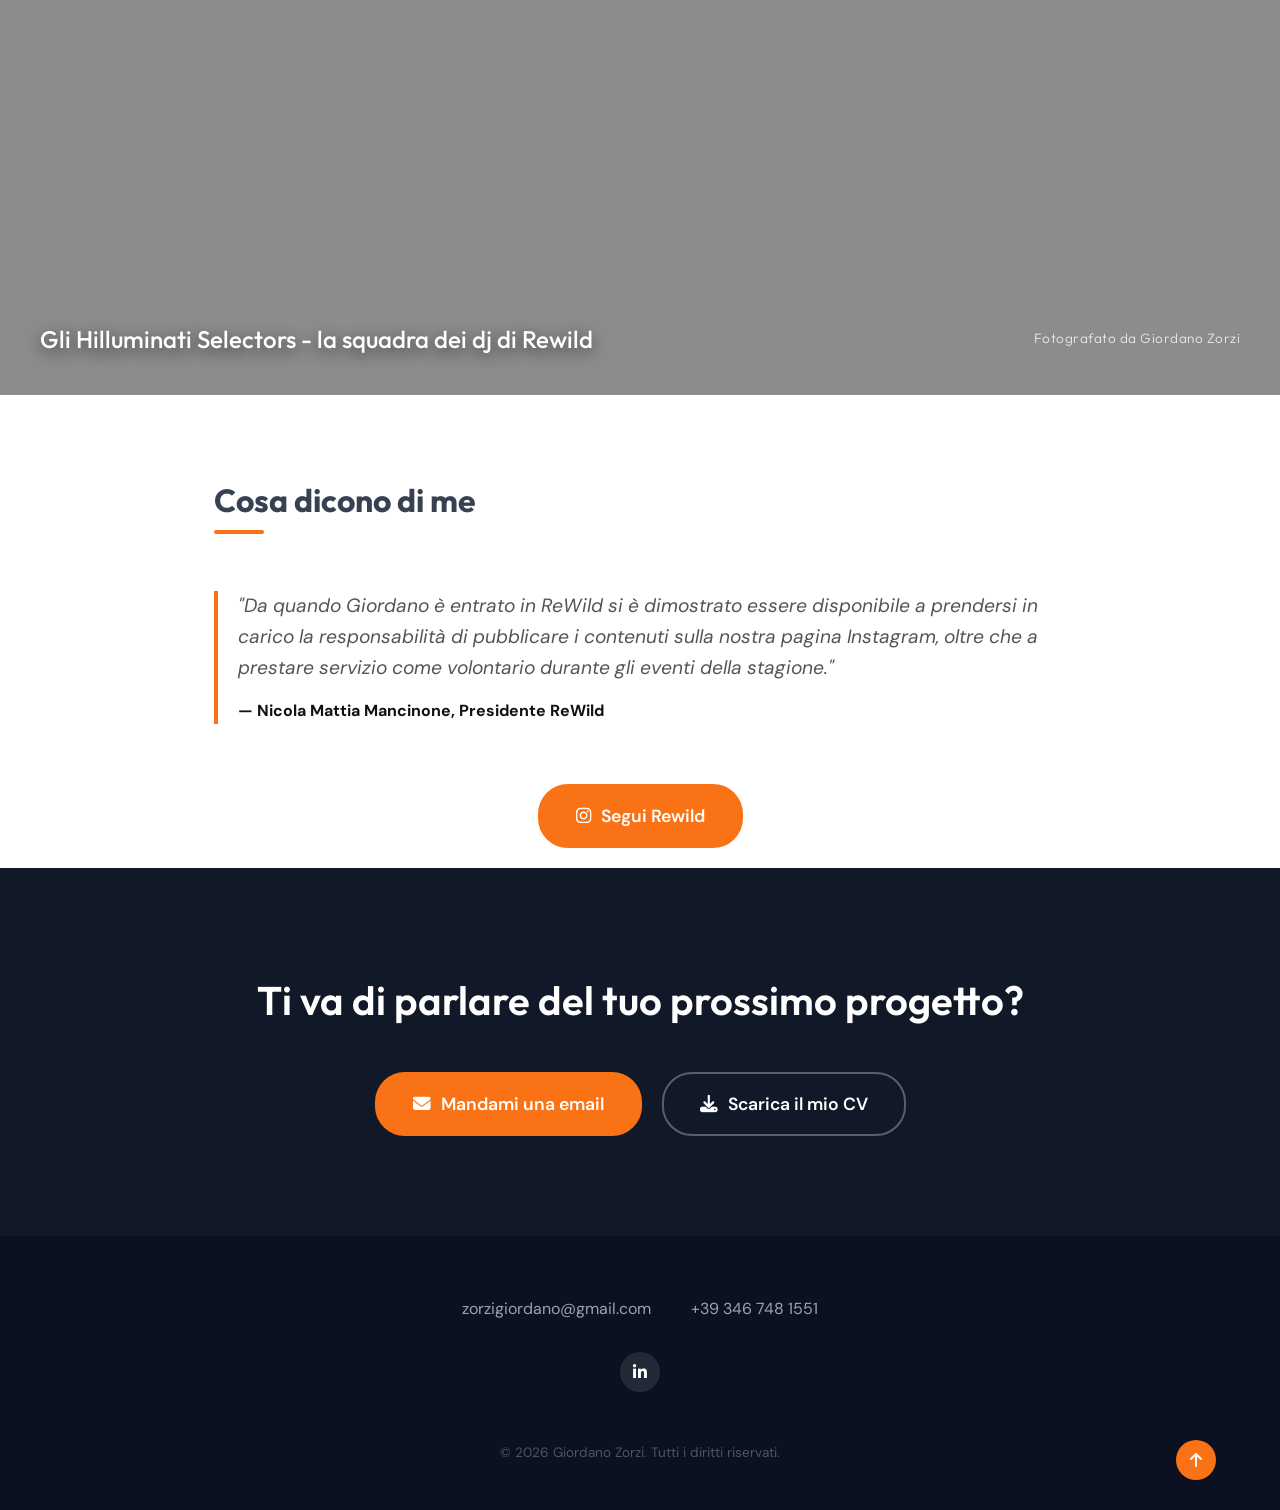
<file: rewild.html>
﻿<!DOCTYPE html>
<html lang="it">
<head>
    <meta charset="UTF-8">
    <meta name="viewport" content="width=device-width, initial-scale=1.0">
    <title>Rewild - Caso Studio | Giordano Zorzi</title>
    <!-- Usa i font scelti in precedenza -->
    <link rel="preconnect" href="https://fonts.googleapis.com">
    <link rel="preconnect" href="https://fonts.gstatic.com" crossorigin>
    <link href="https://fonts.googleapis.com/css2?family=Outfit:wght@600;700;800;900&family=DM+Sans:wght@400;500;700&display=swap" rel="stylesheet">
    <link rel="stylesheet" href="https://cdnjs.cloudflare.com/ajax/libs/font-awesome/6.4.0/css/all.min.css">
    <link rel="icon" type="image/svg+xml" href="favicon.svg">
    <!-- Link allo stile base e specifico -->
    <link rel="stylesheet" href="style.css">
    <link rel="stylesheet" href="rewild.css">
</head>
<body class="cs-body">
    
    <nav class="navbar">
        <div class="container nav-container">
            <a href="index.html" class="logo" style="text-decoration: none;">GZ</a>
                        <ul class="nav-links">
                <li><a href="index.html">Home</a></li>
                <li><a href="index.html#portfolio">Progetti</a></li>
                <li><a href="#contatti">Contatti</a></li>
            </ul>
            <a href="materiale/GZ%20-%20Europass.pdf" target="_blank" rel="noopener noreferrer" class="btn btn-outline"><i class="fa-solid fa-download"></i> Il mio CV</a>
        </div>
    </nav>

    <header class="cs-hero">
        
        <img src="materiale/re-red-b.png" alt="Rewild Logo" style="width: 350px; height: auto; margin-bottom: 40px; display: block; margin-left: auto; margin-right: auto; max-width: 90%;">
        <p class="cs-hero-desc">Costruzione dell'identità di brand, produzione multimediale sul campo e pubblicazione dei contenuti sulla pagina social.</p>
    </header>

    <div class="cs-container">
        
        <section class="cs-section fade-in-section">
            <h2 class="cs-section-title">Il problema</h2>
            <p class="cs-text">
                Sono stato contattato dall'associazione per aiutarli nella <span style="color: var(--primary-color); font-weight: 700;">transizione dell'identità</span> della pagina da festival musicale a associazione culturale e per restare coinvolto nel <span style="color: var(--primary-color); font-weight: 700;">processo di comunicazione</span> sponsorizzando gli eventi successivi.
            </p>
        </section>

        <!-- Banner 1 -->
        <div class="cs-banner">
            <div class="cs-banner-bg" style="background-image: url('materiale/foto-rewild/bar.webp');">
                <div class="cs-banner-overlay"></div>
            </div>
            <div class="cs-banner-content">
                <div class="cs-banner-text">Rewild collabora con le aziende locali per somministrare drink di qualità a km zero</div>
                <div class="cs-banner-credit">Fotografato da Giordano Zorzi</div>
            </div>
        </div>

        <section class="cs-section fade-in-section">
            <h2 class="cs-section-title">La soluzione</h2>
            <ul class="cs-list">
                <li>Creazione dell'identità visiva, sviluppo della presenza digitale.</li>
                <li>Definizione del tono di voce e parole chiave del brand.</li>
                <li>Stabiliti i valori chiave da promuovere: natura, cultura, socialità.</li>
                <li>Progettazione del flusso di lavoro per pubblicazione di contenuti pre-evento, durante l'evento e post-evento.</li>
                <li>Pianificazione e creazione dei contenuti per tutti gli eventi.</li>
                <li>Sviluppo di una presenza digitale per il coinvolgimento della community.</li>
            </ul>
        </section>

        <!-- Banner 2 -->
        <div class="cs-banner">
            <div class="cs-banner-bg" style="background-image: url('materiale/foto-rewild/caccia-al-tesoro.webp');">
                <div class="cs-banner-overlay"></div>
            </div>
            <div class="cs-banner-content">
                <div class="cs-banner-text">Caccia alle uova durante Pasquetta</div>
                <div class="cs-banner-credit">Fotografato da Giordano Zorzi</div>
            </div>
        </div>

        <section class="cs-section fade-in-section">
            <h2 class="cs-section-title">Il mio ruolo</h2>
                        <ul class="cs-grid-list">
                <li>Digital Strategy</li>
                <li>Social Media Management</li>
                <li>Content Creation</li>
                <li>Brand Identity</li>
                <li>Fotografo</li>
                <li>Videomaker</li>
                <li>Pubblicità (Meta Ads)</li>
                <li>Copywriting</li>
            </ul>
        </section>

        <section class="cs-section fade-in-section">
            <div class="cs-info-row">
                <div class="cs-info-col">
                    <h2 class="cs-section-title">Le statistiche</h2>
                    <div class="cs-stats">
                        <div class="cs-stat-item">
                            <h4>7</h4>
                            <p>Mesi</p>
                        </div>
                        <div class="cs-stat-item">
                            <h4>5+</h4>
                            <p>Eventi</p>
                        </div>
                        <div class="cs-stat-item">
                            <h4>+40%</h4>
                            <p>Visualizzazioni di<br>non follower</p>
                        </div>
                        <div class="cs-stat-item">
                            <h4>+280</h4>
                            <p>Followers</p>
                        </div>
                    </div>
                </div>
                
                <div class="cs-info-col">
                    <h2 class="cs-section-title">Strumenti utilizzati</h2>
                    <div class="cs-tools">
                        <div class="cs-tool">
                            <i class="fa-brands fa-instagram" style="color: #E1306C;"></i>
                            <p>Instagram</p>
                        </div>
                        <div class="cs-tool">
                            <i class="fa-brands fa-meta" style="color: #0668E1;"></i>
                            <p>Meta Ads</p>
                        </div>
                        <div class="cs-tool">
                            <img src="materiale/lr.png" alt="Lightroom" style="width: 48px; height: 48px; margin-bottom: 10px; border-radius: 12px;">
                            <p>Lightroom</p>
                        </div>
                        <div class="cs-tool">
                            <img src="materiale/capcut.png" alt="CapCut" style="width: 48px; height: 48px; margin-bottom: 10px;">
                            <p>CapCut</p>
                        </div>
                    </div>
                </div>
            </div>
        </section>

        

        

                <!-- Banner 3 -->
        <div class="cs-banner">
            <div class="cs-banner-bg" style="background-image: url('materiale/foto-rewild/dj.webp');">
                <div class="cs-banner-overlay"></div>
            </div>
            <div class="cs-banner-content">
                <div class="cs-banner-text">Gli Hilluminati Selectors - la squadra dei dj di Rewild</div>
                <div class="cs-banner-credit">Fotografato da Giordano Zorzi</div>
            </div>
        </div>

        <section class="cs-section fade-in-section">
            <h2 class="cs-section-title">Cosa dicono di me</h2>
            <blockquote style="font-size: 1.2rem; font-style: italic; border-left: 4px solid var(--primary-color); padding-left: 20px; color: #555; margin: 40px 0;">
                "Da quando Giordano è entrato in ReWild si è dimostrato essere disponibile a prendersi in carico la responsabilità di pubblicare i contenuti sulla nostra pagina Instagram, oltre che a prestare servizio come volontario durante gli eventi della stagione."
                <p style="margin-top: 15px; font-weight: bold; font-style: normal; font-size: 1rem; color: #111;">— Nicola Mattia Mancinone, Presidente ReWild</p>
            </blockquote>

            <div style="text-align: center; margin-top: 60px;">
                <a href="https://www.instagram.com/rewild_ets/" target="_blank" rel="noopener noreferrer" class="btn btn-primary btn-large">
                    <i class="fa-brands fa-instagram"></i> Segui Rewild
                </a>
            </div>
        </section>
        
    </div>

    <section id="contatti" class="cta-section">
        <div class="container cta-container">
            <h2>Ti va di parlare del tuo prossimo progetto?</h2>
            <div class="cta-buttons">
                <a href="https://mail.google.com/mail/?view=cm&fs=1&to=zorzigiordano@gmail.com" target="_blank" rel="noopener noreferrer" class="btn btn-primary btn-large">
                    <i class="fa-solid fa-envelope"></i> Mandami una email
                </a>
                <a href="materiale/GZ%20-%20Europass.pdf" target="_blank" rel="noopener noreferrer" class="btn btn-outline-dark btn-large">
                    <i class="fa-solid fa-download"></i> Scarica il mio CV
                </a>
            </div>
        </div>
    </section>

    <footer>
        <div class="container footer-container">
            <div class="footer-contact">
                <a href="mailto:zorzigiordano@gmail.com">zorzigiordano@gmail.com</a>
                <a href="tel:+393467481551">+39 346 748 1551</a>
            </div>
            <div class="footer-social">
                <a href="https://www.linkedin.com/in/giordano-zorzi/" target="_blank" rel="noopener noreferrer"><i class="fa-brands fa-linkedin-in"></i></a>
            </div>
            <div class="footer-bottom">
                <p>&copy; 2026 Giordano Zorzi. Tutti i diritti riservati.</p>
            </div>
            <a href="#" class="back-to-top"><i class="fa-solid fa-arrow-up"></i></a>
        </div>
    </footer>
    <script src="script.js"></script>
</body>
</html>
</file>
<file: style.css>
﻿/* CSS Reset & Variables */
:root {
    --primary-color: #F97316; /* Orange accent */
    --primary-hover: #EA580C;
    --text-dark: #1F2937;
    --text-light: #4B5563;
    --bg-light: #F3F4F6;
    --bg-white: #FFFFFF;
    --bg-dark: #111827;
    
    --font-heading: 'Outfit', sans-serif;
    --font-body: 'DM Sans', sans-serif;
    
    --transition: all 0.3s ease;
    --radius: 12px;
}

* {
    margin: 0;
    padding: 0;
    box-sizing: border-box;
}

html {
    scroll-behavior: smooth;
    overflow-x: hidden;
}

body {
    font-family: var(--font-body);
    color: var(--text-dark);
    background-color: var(--bg-light);
    line-height: 1.6;
    overflow-x: hidden;
}

a {
    text-decoration: none;
    color: inherit;
}

.container {
    max-width: 1200px;
    margin: 0 auto;
    padding: 0 24px;
}

/* Typography */
h1, h2, h3, h4, h5, h6 {
    font-family: var(--font-heading);
    color: var(--text-dark);
    margin-bottom: 16px;
}

h1 {
    font-size: 3rem;
    font-weight: 800;
    text-transform: uppercase;
    letter-spacing: -2px;
}

h2 {
    font-size: 1.5rem;
    font-weight: 600;
    color: var(--primary-color);
}

h3 {
    font-size: 2rem;
    font-weight: 700;
}

p {
    color: var(--text-light);
    margin-bottom: 16px;
}

/* Buttons */
.btn {
    display: inline-block;
    padding: 12px 28px;
    border-radius: 30px;
    font-weight: 600;
    font-family: var(--font-body);
    transition: var(--transition);
    cursor: pointer;
    text-align: center;
}

.btn-primary {
    background-color: var(--primary-color);
    color: white;
    border: 2px solid var(--primary-color);
}

.btn-primary:hover {
    background-color: var(--primary-hover);
    border-color: var(--primary-hover);
    color: white;
}

.btn-outline {
    background-color: transparent;
    color: var(--primary-color);
    border: 2px solid var(--primary-color);
}

.btn-outline:hover {
    background-color: var(--primary-color);
    color: white;
}

.btn-outline-dark {
    background-color: transparent;
    color: white;
    border: 2px solid rgba(255,255,255,0.3);
}

.btn-outline-dark:hover {
    background-color: rgba(255,255,255,0.1);
    border-color: white;
}

.btn-large {
    padding: 16px 36px;
    font-size: 1.1rem;
    display: inline-flex;
    align-items: center;
    gap: 10px;
}

.btn-link {
    color: var(--primary-color);
    font-weight: 600;
    display: inline-block;
    margin-top: 10px;
    transition: var(--transition);
}

.btn-link:hover {
    color: var(--primary-hover);
    transform: translateX(5px);
}

/* Navbar */
.navbar {
    padding: 20px 0;
    position: sticky;
    top: 0;
    background-color: rgba(243, 244, 246, 0.9);
    backdrop-filter: blur(10px);
    z-index: 1000;
}

.nav-container {
    display: flex;
    justify-content: space-between;
    align-items: center;
}

.logo {
    font-family: var(--font-heading);
    font-weight: 800;
    font-size: 1.5rem;
    color: var(--primary-color);
}

.nav-links {
    display: flex;
    list-style: none;
    gap: 32px;
}

.nav-links a {
    font-weight: 500;
    font-size: 0.95rem;
    transition: var(--transition);
}

.nav-links a:hover {
    color: var(--primary-color);
}

/* Hero */
.hero {
    padding: 100px 0 80px;
    text-align: center;
    background: linear-gradient(135deg, rgba(249,115,22,0.05) 0%, rgba(243,244,246,1) 100%);
}

.hero-container {
    max-width: 800px;
}

.profile-img {
    width: 150px;
    height: 150px;
    border-radius: 50%;
    object-fit: cover;
    margin-bottom: 24px;
    border: 4px solid white;
    box-shadow: 0 10px 25px rgba(0,0,0,0.1);
}

.hero p {
    font-size: 1.1rem;
    max-width: 600px;
    margin: 24px auto 32px;
}

/* About Section */
.about-section {
    padding: 100px 0;
}

.about-container {
    display: grid;
    grid-template-columns: 1fr 1.5fr;
    gap: 60px;
    align-items: center;
}

.about-text p {
    font-size: 1.05rem;
    margin-bottom: 20px;
}

.about-skills {
    display: grid;
    grid-template-columns: repeat(2, 1fr);
    gap: 24px;
}

.skill-card {
    background-color: var(--bg-white);
    padding: 24px;
    border-radius: var(--radius);
    box-shadow: 0 4px 20px rgba(0,0,0,0.03);
    transition: var(--transition);
}

.skill-card:hover {
    transform: translateY(-5px);
    box-shadow: 0 10px 30px rgba(0,0,0,0.08);
}

.skill-header {
    display: flex;
    align-items: center;
    gap: 12px;
    margin-bottom: 16px;
}

.skill-header i {
    color: var(--primary-color);
    font-size: 1.2rem;
}

.skill-header h4 {
    margin-bottom: 0;
    font-size: 1.05rem;
}

.skill-tags {
    display: flex;
    flex-wrap: wrap;
    gap: 8px;
}

.skill-tags span {
    background-color: var(--bg-light);
    color: var(--text-dark);
    font-size: 0.8rem;
    padding: 6px 12px;
    border-radius: 20px;
    font-weight: 500;
}

/* Portfolio Section */
.portfolio-section {
    padding: 100px 0;
    background-color: var(--bg-white);
}

.section-header {
    text-align: left;
    margin-bottom: 60px;
}

.project-row {
    display: grid;
    grid-template-columns: 1fr 1fr;
    gap: 60px;
    align-items: center;
    margin-bottom: 100px;
}

.project-row:last-child {
    margin-bottom: 0;
}

.project-img {
    border-radius: var(--radius);
    overflow: hidden;
    box-shadow: 0 20px 40px rgba(0,0,0,0.1);
}

.project-img img {
    width: 100%;
    height: auto;
    display: block;
    transition: transform 0.5s ease;
}

.project-img:hover img {
    transform: scale(1.03);
}

.project-info .tags {
    display: flex;
    gap: 10px;
    margin-bottom: 16px;
}

.project-info .tags span {
    font-size: 0.75rem;
    text-transform: uppercase;
    letter-spacing: 1px;
    font-weight: 600;
    color: var(--text-light);
    background-color: var(--bg-light);
    padding: 4px 12px;
    border-radius: 4px;
}

.project-client {
    font-size: 0.85rem;
    font-weight: 700;
    color: var(--primary-color);
    margin-bottom: 8px;
    text-transform: uppercase;
    letter-spacing: 1px;
}

.project-info h4 {
    font-size: 2.2rem;
    margin-bottom: 20px;
}

.project-info p {
    font-size: 1.05rem;
    margin-bottom: 24px;
}

/* CTA Section */
.cta-section {
    padding: 100px 0;
    background-color: var(--bg-dark);
    color: white;
    text-align: center;
}

.cta-section h2 {
    color: white;
    font-size: 2.5rem;
    margin-bottom: 40px;
}

.cta-buttons {
    display: flex;
    justify-content: center;
    gap: 20px;
    flex-wrap: wrap;
}

/* Footer */
footer {
    background-color: #0B1120;
    color: white;
    padding: 60px 0 30px;
}

.footer-container {
    display: flex;
    flex-direction: column;
    align-items: center;
    gap: 30px;
    position: relative;
}

.footer-contact {
    display: flex;
    gap: 40px;
    font-size: 1rem;
    color: #9CA3AF;
    flex-wrap: wrap;
    justify-content: center;
}

.footer-contact a {
    transition: var(--transition);
}

.footer-contact a:hover {
    color: var(--primary-color);
}

.footer-social {
    display: flex;
    gap: 20px;
}

.footer-social a {
    color: white;
    background-color: rgba(255,255,255,0.1);
    width: 40px;
    height: 40px;
    display: flex;
    align-items: center;
    justify-content: center;
    border-radius: 50%;
    transition: var(--transition);
}

.footer-social a:hover {
    background-color: var(--primary-color);
    transform: translateY(-3px);
}

.footer-bottom {
    margin-top: 20px;
    font-size: 0.85rem;
    color: #6B7280;
}

.back-to-top {
    position: absolute;
    right: 24px;
    bottom: 0;
    background-color: var(--primary-color);
    color: white;
    width: 40px;
    height: 40px;
    display: flex;
    align-items: center;
    justify-content: center;
    border-radius: 50%;
    transition: var(--transition);
}

.back-to-top:hover {
    background-color: var(--primary-hover);
    transform: translateY(-5px);
}

/* Responsive */
@media (max-width: 992px) {
    .about-container {
        grid-template-columns: 1fr;
    }
    
    .project-row {
        gap: 40px;
    }
    
    h1 {
        font-size: 2.5rem;
    }
}

@media (max-width: 768px) {
    .nav-container {
        flex-direction: column;
        gap: 15px;
    }
    
    .nav-links {
        display: flex;
        flex-wrap: wrap;
        justify-content: center;
        gap: 15px;
        padding: 0;
    }

    .navbar .btn-outline {
        display: none;
    }
    
    .project-row, .project-row.reverse {
        grid-template-columns: 1fr;
    }
    
    .project-row.reverse .project-info {
        order: 2;
    }
    
    .project-row.reverse .project-img {
        order: 1;
    }
    
    .about-skills {
        grid-template-columns: 1fr;
    }
    
    .cta-buttons {
        flex-direction: column;
        align-items: center;
    }
    
    .btn-large {
        width: 100%;
        max-width: 300px;
        justify-content: center;
    }
    
    .footer-contact {
        flex-direction: column;
        align-items: center;
        gap: 15px;
    }
}

/* Scroll Animations */
.fade-in-section {
    opacity: 0;
    transform: translateY(30px);
    visibility: hidden;
    transition: opacity 0.8s ease-out, transform 0.8s ease-out;
    will-change: opacity, visibility;
}

.fade-in-section.is-visible {
    opacity: 1;
    transform: none;
    visibility: visible;
}
@media (min-width: 769px) {
    .project-row.reverse .project-img {
        order: 2;
    }
    .project-row.reverse .project-info {
        order: 1;
    }
}
</file>
<file: rewild.css>
/* ReWild Case Study Styles */



.cs-body {

    background-color: #ffffff;

    color: #4B5563;

    font-family: 'DM Sans', sans-serif;

    margin: 0;

    padding: 0;

}



.cs-topbar {

    display: flex;

    justify-content: space-between;

    padding: 30px 60px;

    font-family: 'Outfit', sans-serif;

    font-size: 0.85rem;

    font-weight: 600;

    color: #6B7280;

    text-transform: uppercase;

    letter-spacing: 1.5px;

}



.cs-hero {

    text-align: center;

    padding: 80px 20px 140px;

    background: transparent;

    position: relative;

}



.cs-hero-logo {

    width: 70px;

    height: 70px;

    background-color: #F97316;

    color: white;

    border-radius: 50%;

    display: inline-flex;

    align-items: center;

    justify-content: center;

    font-family: 'Outfit', sans-serif;

    font-size: 1.8rem;

    font-weight: 800;

    margin-bottom: 30px;

    box-shadow: 0 10px 20px rgba(249, 115, 22, 0.2);

}



.cs-subtitle {

    font-family: 'Outfit', sans-serif;

    font-size: 1.5rem;

    font-weight: 700;

    color: #1F2937;

    margin-bottom: 15px;

}



.cs-title {

    font-family: 'Outfit', sans-serif;

    font-size: 5rem;

    font-weight: 900;

    color: #111827;

    margin-bottom: 30px;

    text-transform: uppercase;

    letter-spacing: -1px;

}



.cs-hero-desc {

    font-size: 1.2rem;

    color: #6B7280;

    max-width: 700px;

    margin: 0 auto;

    line-height: 1.6;

}



.cs-container {

    max-width: 900px;

    margin: -40px auto 0;

    padding: 0 24px 20px;

    background: transparent;

}



.cs-section {

    margin-bottom: 80px;

}



.cs-section:last-of-type {

    margin-bottom: 0;

}



.cs-section-title {

    font-family: 'Outfit', sans-serif;

    font-size: 2rem;

    font-weight: 700;

    color: #374151;

    margin-bottom: 25px;

    position: relative;

    display: inline-block;

}



.cs-section-title::after {

    content: '';

    position: absolute;

    bottom: -8px;

    left: 0;

    width: 50px;

    height: 4px;

    background-color: #F97316;

    border-radius: 2px;

}



.cs-text {

    font-size: 1.05rem;

    line-height: 1.8;

    color: #4B5563;

}



.cs-list {

    list-style: none;

    padding: 0;

}



.cs-list li {

    position: relative;

    padding-left: 20px;

    margin-bottom: 12px;

    font-size: 1.05rem;

    color: #4B5563;

}



.cs-list li::before {

    content: '•';

    color: #4B5563;

    position: absolute;

    left: 0;

    font-size: 1.2rem;

}



.cs-grid {

    display: grid;

    grid-template-columns: repeat(3, 1fr);

    gap: 20px;

}



.cs-info-row {

    display: flex;

    justify-content: space-between;

    gap: 60px;

}



.cs-info-col {

    flex: 1;

}



.cs-stats {

    display: grid;

    grid-template-columns: 1fr 1fr;

    gap: 40px 20px;

    margin-top: 20px;

}



.cs-stat-item {

    text-align: left;

}



.cs-stat-item h4 {

    font-family: 'Outfit', sans-serif;

    font-size: 3.5rem;

    font-weight: 800;

    color: #1F2937;

    margin: 0;

    line-height: 1;

}



.cs-stat-item p {

    font-size: 1rem;

    color: #6B7280;

    margin-top: 10px;

    font-weight: 500;

}



.cs-tools {

    display: grid;

    grid-template-columns: 1fr 1fr;

    gap: 40px 20px;

    margin-top: 20px;

}



.cs-tool {

    text-align: center;

    display: flex;

    flex-direction: column;

    align-items: center;

    justify-content: flex-end;

    height: 80px;

}



.cs-tool i {

    font-size: 3rem;

    margin-bottom: 10px;

    display: block;

}



.cs-tool p {

    font-size: 0.85rem;

    margin: 0;

    font-weight: 500;

    color: #6B7280;

}



.cs-process {

    display: flex;

    justify-content: space-between;

    align-items: flex-start;

    margin-top: 50px;

}



.cs-process-step {

    display: flex;

    flex-direction: column;

    align-items: center;

    text-align: center;

    width: 150px;

}



.cs-process-icon {

    width: 70px;

    height: 70px;

    background-color: #F97316;

    color: white;

    border-radius: 16px;

    display: flex;

    align-items: center;

    justify-content: center;

    font-size: 1.8rem;

    margin-bottom: 20px;

    box-shadow: 0 8px 15px rgba(249, 115, 22, 0.2);

}



.cs-process-step:nth-child(2) .cs-process-icon { background-color: #3b82f6; box-shadow: 0 8px 15px rgba(59, 130, 246, 0.2); }

.cs-process-step:nth-child(3) .cs-process-icon { background-color: #F97316; }

.cs-process-step:nth-child(4) .cs-process-icon { background-color: #3b82f6; box-shadow: 0 8px 15px rgba(59, 130, 246, 0.2); }

.cs-process-step:nth-child(5) .cs-process-icon { background-color: #F97316; }



.cs-process-step h5 {

    font-family: 'Poppins', sans-serif;

    font-size: 1.1rem;

    font-weight: 700;

    margin: 0 0 8px 0;

    color: #1F2937;

}



.cs-process-step p {

    font-size: 0.85rem;

    color: #6B7280;

    margin: 0;

    line-height: 1.4;

}



.cs-arrow {

    color: #D1D5DB;

    font-size: 1.2rem;

    margin-top: 25px;

}



/* Floating bubbles decoration */

.bubble {

    position: absolute;

    border-radius: 50%;

    z-index: 0;

}

.bubble-1 { top: 15%; left: 10%; width: 20px; height: 20px; background: #F97316; opacity: 0.6; filter: blur(2px); }

.bubble-2 { top: 25%; right: 20%; width: 15px; height: 15px; background: #3b82f6; opacity: 0.5; filter: blur(1px); }

.bubble-3 { bottom: 20%; right: 10%; width: 30px; height: 30px; background: #3b82f6; opacity: 0.7; box-shadow: 0 0 20px rgba(59,130,246,0.5); }

.bubble-4 { top: 40%; left: 45%; width: 12px; height: 12px; background: #F97316; opacity: 0.4; }



@media (max-width: 900px) {

    .cs-title { font-size: 3.5rem; }

    .cs-process { flex-wrap: wrap; gap: 30px; justify-content: center; }

    .cs-arrow { display: none; }

}



/* Photo Banners */

.cs-banner {

    width: 100vw;

    max-width: 100vw;

    height: 60vh;

    min-height: 400px;

    margin: 80px 0;

    margin-left: calc(-50vw + 50%);

    position: relative;

    box-sizing: border-box;

}



.cs-banner-bg {

    position: absolute;

    top: 0;

    left: 0;

    right: 0;

    bottom: 0;

    background-size: cover;

    background-position: center;

    background-attachment: fixed;

    z-index: 0;

}



.cs-banner-overlay {

    position: absolute;

    top: 0;

    left: 0;

    right: 0;

    bottom: 0;

    background: rgba(0, 0, 0, 0.45);

    z-index: 1;

}



.cs-banner-content {

    position: absolute;

    top: 0;

    left: 0;

    right: 0;

    bottom: 0;

    padding: 40px;

    z-index: 2;

    display: flex;

    align-items: flex-end;

    justify-content: space-between;

}



.cs-banner-text {

    color: white;

    font-family: 'Outfit', sans-serif;

    font-size: 1.5rem;

    font-weight: 500;

    text-align: left;

    max-width: 700px;

    padding: 0;

    text-shadow: 0 4px 15px rgba(0,0,0,0.6);

    line-height: 1.3;

}



.cs-banner-credit {

    color: rgba(255, 255, 255, 0.8);

    font-family: 'Outfit', sans-serif;

    font-size: 0.85rem;

    font-weight: 300;

    letter-spacing: 0.5px;

    padding-bottom: 5px;

}



@media (max-width: 768px) {

    .cs-banner {

        width: 100%;

        max-width: 100%;

        height: auto;

        min-height: 0;

        margin: 50px 0;

        margin-left: 0; /* Reset breakout */

        background-color: var(--bg-white);

        border-radius: 16px;

        overflow: hidden;

        box-shadow: 0 10px 30px rgba(0,0,0,0.08);

    }

    .cs-banner-bg {

        position: relative;

        height: 250px;

        background-attachment: scroll;

    }

    .cs-banner-overlay {

        display: block;

    }

    .cs-banner-content {

        position: relative;

        padding: 25px;

        display: flex;

        flex-direction: column;

        gap: 15px;

        background-color: white;

    }

    .cs-banner-text {

        color: var(--text-dark);

        text-shadow: none;

        font-size: 1.15rem;

        font-weight: 600;

    }

    .cs-banner-credit {

        color: var(--text-light);

        font-size: 0.85rem;

        padding-bottom: 0;

    }

}



@media (max-width: 600px) {

    .cs-topbar { flex-direction: column; align-items: center; gap: 15px; padding: 20px; text-align: center; }

    .cs-title { font-size: 2.5rem; }

    .cs-grid { grid-template-columns: 1fr; }

    .cs-info-row { flex-direction: column; gap: 40px; }

}

.cs-grid-list {
    display: grid;
    grid-template-columns: repeat(3, 1fr);
    gap: 15px;
    list-style: none;
    padding: 0;
}
.cs-grid-list li {
    position: relative;
    padding-left: 20px;
    margin-bottom: 0;
    font-size: 1.05rem;
    color: #4B5563;
}
.cs-grid-list li::before {
    content: '•';
    color: #4B5563;
    position: absolute;
    left: 0;
    font-size: 1.2rem;
}
@media (max-width: 768px) {
    .cs-grid-list {
        grid-template-columns: 1fr;
        gap: 8px;
    }
}



/* Hybrid Slide Banner for Giardini */

.cs-slide-banner {

    margin: 60px auto;

    text-align: center;

}

.cs-slide-img {

    max-width: 900px;

    width: 100%;

    margin: 0 auto;

    display: block;

    border-radius: var(--radius);

    box-shadow: 0 10px 30px rgba(0,0,0,0.1);

}

.cs-slide-text {

    display: none;

}



@media (max-width: 768px) {

    .cs-slide-banner {

        background-color: var(--bg-white);

        border-radius: 16px;

        overflow: hidden;

        box-shadow: 0 10px 30px rgba(0,0,0,0.08);

        margin: 50px 0;

        text-align: left;

    }

    .cs-slide-img {

        border-radius: 0;

        box-shadow: none;

        max-width: 100%;

        width: 100%;

        height: 250px;

        object-fit: cover;

    }

    .cs-slide-text {

        display: block;

        padding: 25px;

        background-color: white;

        color: var(--text-dark);

        font-size: 1.15rem;

        font-weight: 600;

        font-family: 'Outfit', sans-serif;

    }

}


@media (max-width: 768px) {
    .crm-banner .cs-slide-img,
    .fit-banner .cs-slide-img {
        height: auto !important;
        max-height: 85vh;
        object-fit: contain !important;
        background-color: #f9fafb;
    }
}
</file>
